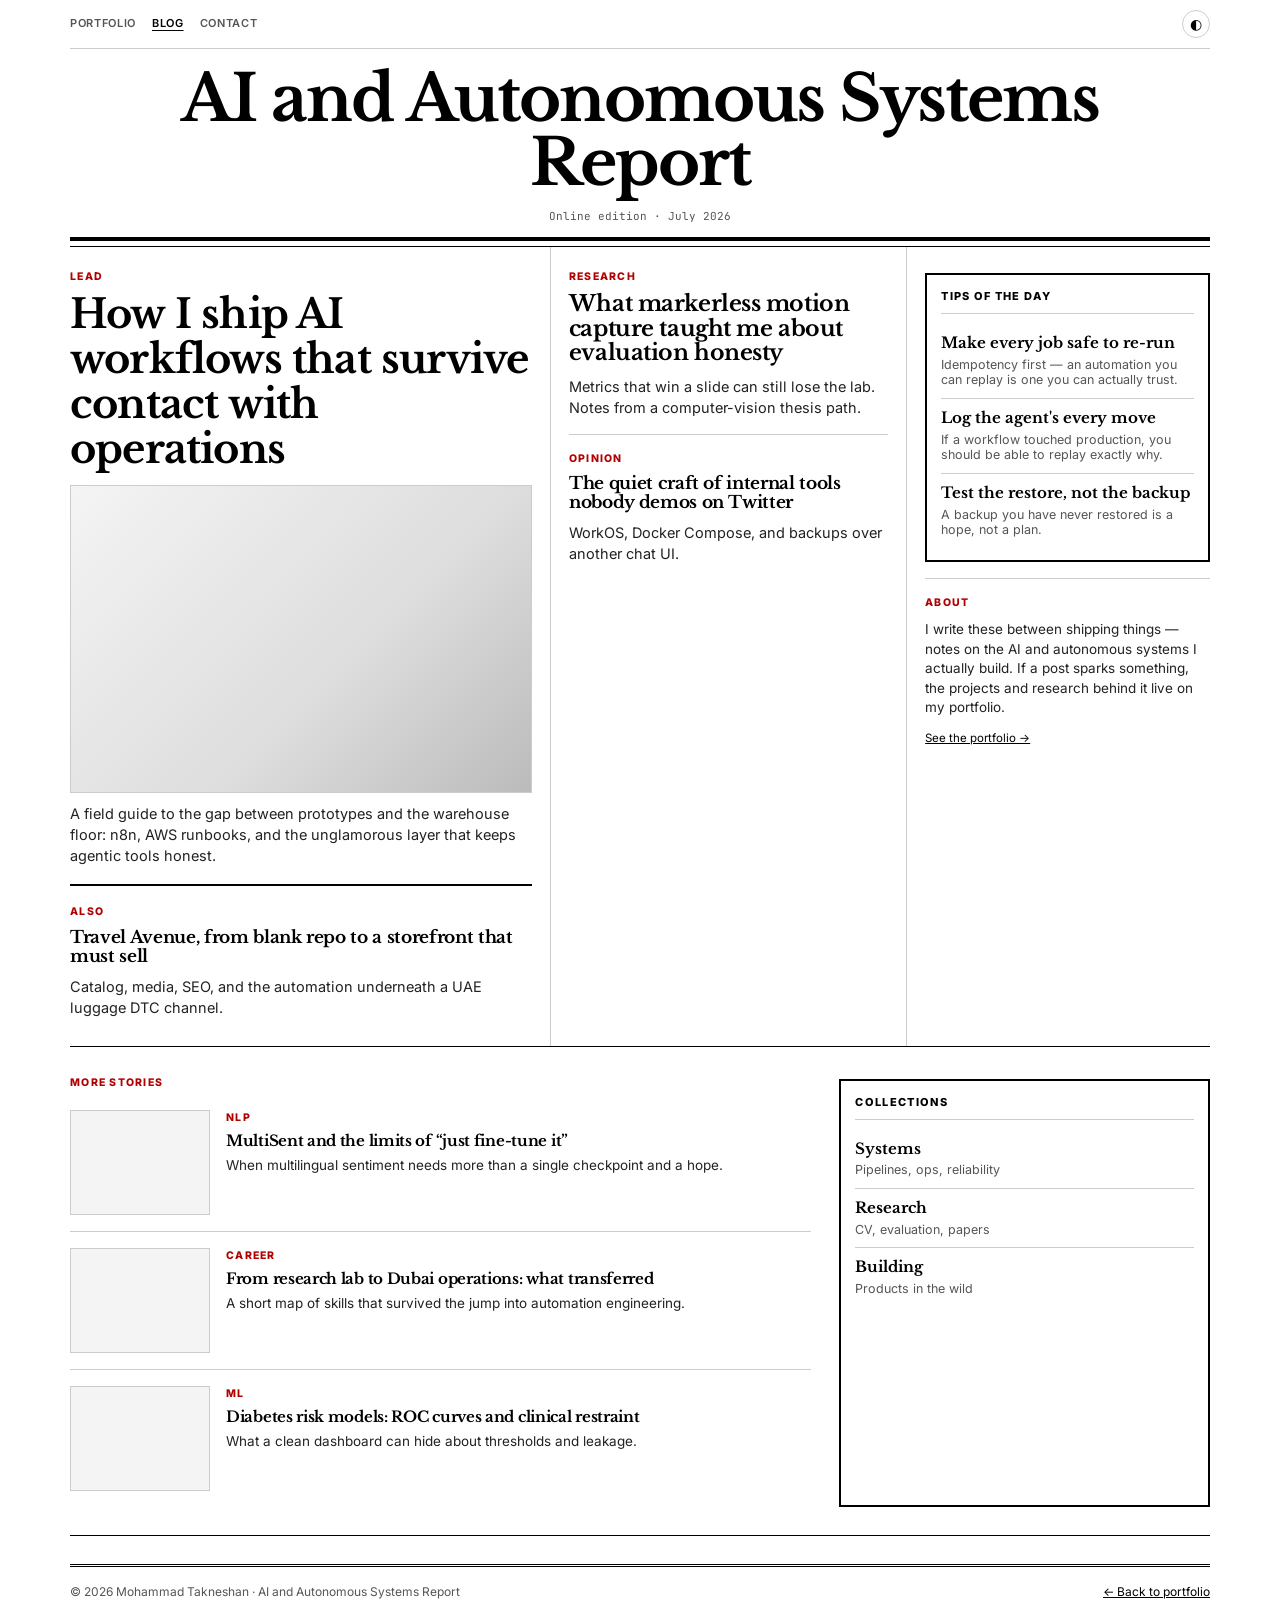
<file: blog/index.html>
<!DOCTYPE html>
<html lang="en">
<head>
  <meta charset="utf-8" />
  <meta name="viewport" content="width=device-width, initial-scale=1" />
  <meta name="description" content="AI and Autonomous Systems Report — essays on AI systems, automation, research, and building by Mohammad Takneshan." />
  <meta name="theme-color" content="#ffffff" />
  <title>AI and Autonomous Systems Report — Blog | Mohammad Takneshan</title>
  <link rel="canonical" href="https://mohammadtakneshan.github.io/blog/" />
  <link rel="alternate" type="application/rss+xml" title="AI and Autonomous Systems Report" href="feed.xml" />
  <link rel="icon" href="../assets/favicon.svg" type="image/svg+xml" />
  <link rel="icon" href="../favicon.ico" sizes="any" />
  <link rel="apple-touch-icon" href="../assets/favicon-rounded.png" />

  <meta property="og:type" content="website" />
  <meta property="og:title" content="AI and Autonomous Systems Report — Blog" />
  <meta property="og:description" content="Essays on AI systems, automation, research, and building by Mohammad Takneshan." />
  <meta property="og:url" content="https://mohammadtakneshan.github.io/blog/" />
  <meta property="og:image" content="https://mohammadtakneshan.github.io/assets/og/blog-share-1200x630.png" />

  <meta name="twitter:card" content="summary_large_image" />
  <meta name="twitter:title" content="AI and Autonomous Systems Report — Blog" />
  <meta name="twitter:description" content="Essays on AI systems, automation, research, and building by Mohammad Takneshan." />
  <meta name="twitter:image" content="https://mohammadtakneshan.github.io/assets/og/blog-share-1200x630.png" />

  <link rel="preconnect" href="https://fonts.googleapis.com" />
  <link rel="preconnect" href="https://fonts.gstatic.com" crossorigin />
  <link href="https://fonts.googleapis.com/css2?family=Inter:wght@400;500;600;700;800&family=Libre+Baskerville:ital,wght@0,400;0,700;1,400&family=JetBrains+Mono:wght@400;500&display=swap" rel="stylesheet" />
  <link rel="stylesheet" href="styles.css?v=report-4" />

  <script type="application/ld+json">
  {
    "@context": "https://schema.org",
    "@type": "Blog",
    "name": "AI and Autonomous Systems Report",
    "url": "https://mohammadtakneshan.github.io/blog/",
    "description": "Essays on AI systems, automation, research, and building.",
    "author": {
      "@type": "Person",
      "name": "Mohammad Takneshan",
      "url": "https://mohammadtakneshan.github.io/"
    }
  }
  </script>
  <script type="application/ld+json">
  {"@context": "https://schema.org", "@type": "BreadcrumbList", "itemListElement": [{"@type": "ListItem", "position": 1, "name": "Home", "item": "https://mohammadtakneshan.github.io/"}, {"@type": "ListItem", "position": 2, "name": "Blog", "item": "https://mohammadtakneshan.github.io/blog/"}]}
  </script>
</head>
<body>
  <div class="shell">
    <div class="ticker">
      <nav aria-label="Site">
        <a href="../">Portfolio</a>
        <a href="./" class="cur">Blog</a>
        <a href="../#connect">Contact</a>
      </nav>
      <div class="meta">
        <button class="theme-btn" id="themeBtn" type="button" aria-label="Toggle dark mode">◐</button>
      </div>
    </div>

    <header class="flag">
      <h1 class="flag-title"><a class="name" href="./">AI and Autonomous Systems Report</a></h1>
      <div class="edition">Online edition · July 2026</div>
    </header>
    <div class="flag-rule" aria-hidden="true"></div>

    <div class="front" id="front">
      <div class="col main">
        <div class="kicker">Lead</div>
        <a class="hed xl" href="ai-workflows-operations.html">How I ship AI workflows that survive contact with operations</a>
        <!-- Cover image: place <img src="..." alt="..."> inside .media — it displays
             fully uncropped (contain). Recommended: 1200×800 (3:2) or larger. -->
        <div class="media" role="img" aria-label="Placeholder lead image"></div>
        <p class="dek">
          A field guide to the gap between prototypes and the warehouse floor: n8n, AWS runbooks, and the unglamorous layer that keeps agentic tools honest.
        </p>

        <div class="split-rule strong"></div>
        <div class="kicker">Also</div>
        <a class="hed md" href="travel-avenue-storefront.html">Travel Avenue, from blank repo to a storefront that must sell</a>
        <p class="dek">Catalog, media, SEO, and the automation underneath a UAE luggage DTC channel.</p>
      </div>

      <div class="col">
        <div class="kicker">Research</div>
        <a class="hed lg" href="markerless-motion-capture-evaluation.html">What markerless motion capture taught me about evaluation honesty</a>
        <p class="dek">Metrics that win a slide can still lose the lab. Notes from a computer-vision thesis path.</p>

        <div class="split-rule"></div>
        <div class="kicker">Opinion</div>
        <a class="hed md" href="internal-tools-quiet-craft.html">The quiet craft of internal tools nobody demos on Twitter</a>
        <p class="dek">WorkOS, Docker Compose, and backups over another chat UI.</p>
      </div>

      <div class="col side">
        <div class="box">
          <h3>Tips of the day</h3>
          <ul class="bullet-list">
            <li>
              <span class="soon-link">Make every job safe to re-run
                <span class="t">Idempotency first — an automation you can replay is one you can actually trust.</span>
              </span>
            </li>
            <li>
              <span class="soon-link">Log the agent's every move
                <span class="t">If a workflow touched production, you should be able to replay exactly why.</span>
              </span>
            </li>
            <li>
              <span class="soon-link">Test the restore, not the backup
                <span class="t">A backup you have never restored is a hope, not a plan.</span>
              </span>
            </li>
          </ul>
        </div>
        <div class="split-rule"></div>
        <div class="kicker">About</div>
        <p class="dek" style="font-size:13.5px;">
          I write these between shipping things — notes on the AI and autonomous systems I actually build. If a post sparks something, the projects and research behind it live on my portfolio.
        </p>
        <div class="by"><a href="../">See the portfolio →</a></div>
      </div>
    </div>

    <div class="below" id="more">
      <div>
        <div class="kicker" style="margin-bottom:4px;">More stories</div>
        <a class="row-story" href="multisent-just-fine-tune-it.html">
          <!-- Thumb image: <img src="..." alt="..."> inside .thumb — uncropped. Recommended: 800×600 (4:3). -->
          <div class="thumb" aria-hidden="true"></div>
          <div>
            <div class="kicker">NLP</div>
            <span class="hed sm">MultiSent and the limits of “just fine-tune it”</span>
            <p class="dek" style="font-size:13.5px;margin-top:6px;">When multilingual sentiment needs more than a single checkpoint and a hope.</p>
          </div>
        </a>
        <a class="row-story" href="research-lab-to-dubai-operations.html">
          <!-- Thumb image: <img src="..." alt="..."> inside .thumb — uncropped. Recommended: 800×600 (4:3). -->
          <div class="thumb" aria-hidden="true"></div>
          <div>
            <div class="kicker">Career</div>
            <span class="hed sm">From research lab to Dubai operations: what transferred</span>
            <p class="dek" style="font-size:13.5px;margin-top:6px;">A short map of skills that survived the jump into automation engineering.</p>
          </div>
        </a>
        <a class="row-story" href="diabetes-risk-models.html">
          <!-- Thumb image: <img src="..." alt="..."> inside .thumb — uncropped. Recommended: 800×600 (4:3). -->
          <div class="thumb" aria-hidden="true"></div>
          <div>
            <div class="kicker">ML</div>
            <span class="hed sm">Diabetes risk models: ROC curves and clinical restraint</span>
            <p class="dek" style="font-size:13.5px;margin-top:6px;">What a clean dashboard can hide about thresholds and leakage.</p>
          </div>
        </a>
      </div>
      <div class="box">
        <h3>Collections</h3>
        <ul class="bullet-list">
          <li><a href="systems/">Systems <span class="t">Pipelines, ops, reliability</span></a></li>
          <li><a href="research/">Research <span class="t">CV, evaluation, papers</span></a></li>
          <li><a href="building/">Building <span class="t">Products in the wild</span></a></li>
        </ul>
      </div>
    </div>

    <footer class="foot">
      <span>© 2026 Mohammad Takneshan · AI and Autonomous Systems Report</span>
      <a href="../">← Back to portfolio</a>
    </footer>
  </div>

  <script src="script.js"></script>
</body>
</html>
</file>
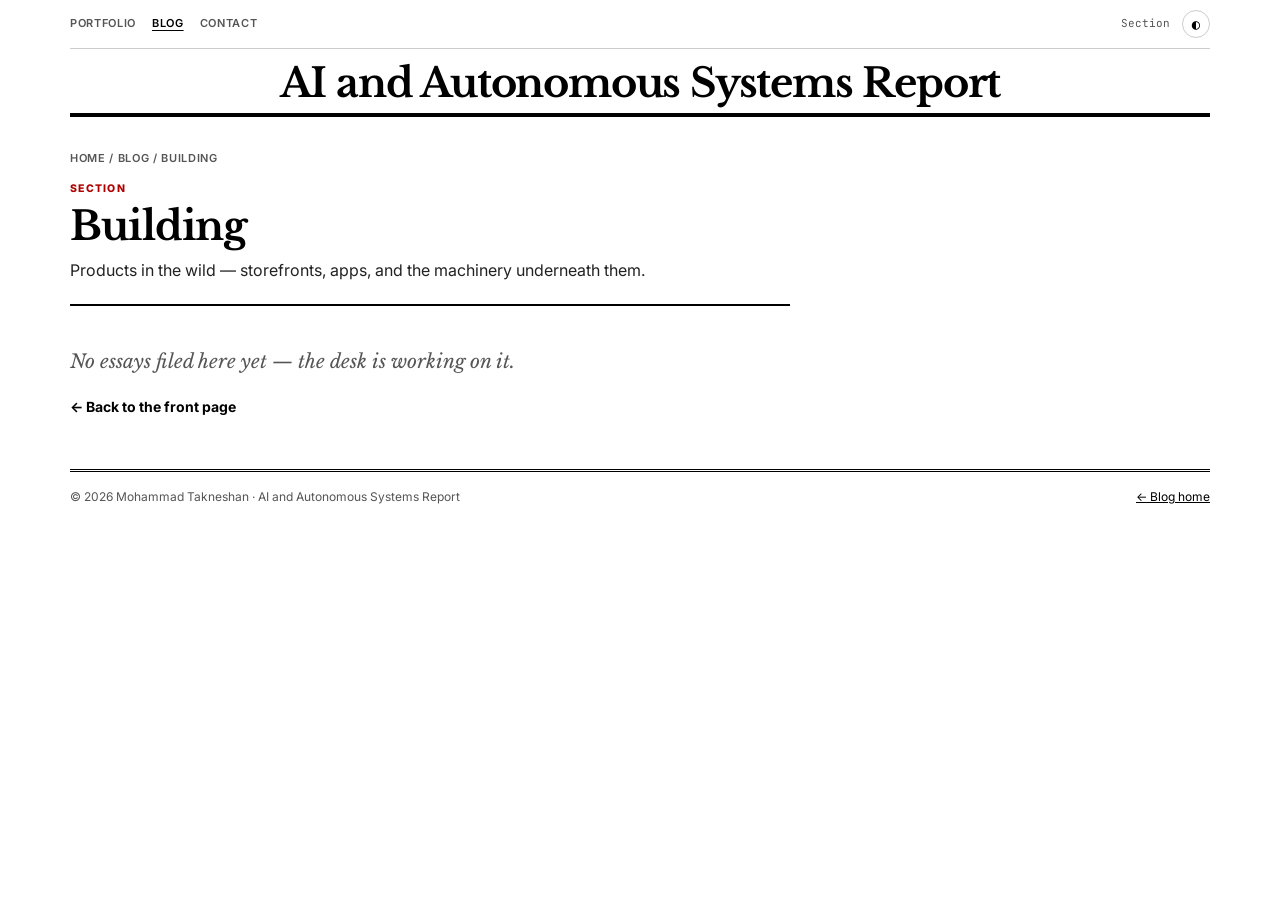
<file: blog/building/index.html>
<!DOCTYPE html>
<html lang="en">
<head>
  <meta charset="utf-8" />
  <meta name="viewport" content="width=device-width, initial-scale=1" />
  <meta name="description" content="Building — products in the wild, from the AI and Autonomous Systems Report by Mohammad Takneshan." />
  <meta name="theme-color" content="#ffffff" />
  <title>Building — AI and Autonomous Systems Report</title>
  <link rel="canonical" href="https://mohammadtakneshan.github.io/blog/building/" />
  <link rel="icon" href="../../assets/favicon.svg" type="image/svg+xml" />
  <link rel="icon" href="../../favicon.ico" sizes="any" />
  <link rel="apple-touch-icon" href="../../assets/favicon-rounded.png" />

  <meta property="og:type" content="website" />
  <meta property="og:title" content="Building — AI and Autonomous Systems Report" />
  <meta property="og:description" content="Products in the wild — storefronts, apps, and the machinery underneath them." />
  <meta property="og:url" content="https://mohammadtakneshan.github.io/blog/building/" />
  <meta property="og:image" content="https://mohammadtakneshan.github.io/assets/og/blog-share-1200x630.png" />

  <meta name="twitter:card" content="summary_large_image" />
  <meta name="twitter:title" content="Building — AI and Autonomous Systems Report" />
  <meta name="twitter:description" content="Products in the wild — storefronts, apps, and the machinery underneath them." />
  <meta name="twitter:image" content="https://mohammadtakneshan.github.io/assets/og/blog-share-1200x630.png" />

  <link rel="preconnect" href="https://fonts.googleapis.com" />
  <link rel="preconnect" href="https://fonts.gstatic.com" crossorigin />
  <link href="https://fonts.googleapis.com/css2?family=Inter:wght@400;500;600;700;800&family=Libre+Baskerville:ital,wght@0,400;0,700;1,400&family=JetBrains+Mono:wght@400;500&display=swap" rel="stylesheet" />
  <link rel="stylesheet" href="../styles.css?v=report-4" />
  <script type="application/ld+json">
  {"@context": "https://schema.org", "@type": "BreadcrumbList", "itemListElement": [{"@type": "ListItem", "position": 1, "name": "Home", "item": "https://mohammadtakneshan.github.io/"}, {"@type": "ListItem", "position": 2, "name": "Blog", "item": "https://mohammadtakneshan.github.io/blog/"}, {"@type": "ListItem", "position": 3, "name": "Building"}]}
  </script>
</head>
<body>
  <div class="shell">
    <div class="ticker">
      <nav aria-label="Site">
        <a href="../../">Portfolio</a>
        <a href="../" class="cur">Blog</a>
        <a href="../../#connect">Contact</a>
      </nav>
      <div class="meta">
        <span>Section</span>
        <button class="theme-btn" id="themeBtn" type="button" aria-label="Toggle dark mode">◐</button>
      </div>
    </div>

    <header class="flag compact">
      <a class="name" href="../">AI and Autonomous Systems Report</a>
    </header>

    <div class="section-head">
      <nav class="crumb" aria-label="Breadcrumb">
        <a href="../../">Home</a> / <a href="../">Blog</a> / Building
      </nav>
      <div class="kicker">Section</div>
      <h1 class="hed xl">Building</h1>
      <p class="dek">Products in the wild — storefronts, apps, and the machinery underneath them.</p>
    </div>

    <div class="empty">
      <p>No essays filed here yet — the desk is working on it.</p>
      <a class="back-all" href="../">← Back to the front page</a>
    </div>

    <footer class="foot">
      <span>© 2026 Mohammad Takneshan · AI and Autonomous Systems Report</span>
      <a href="../">← Blog home</a>
    </footer>
  </div>

  <script src="../script.js"></script>
</body>
</html>
</file>
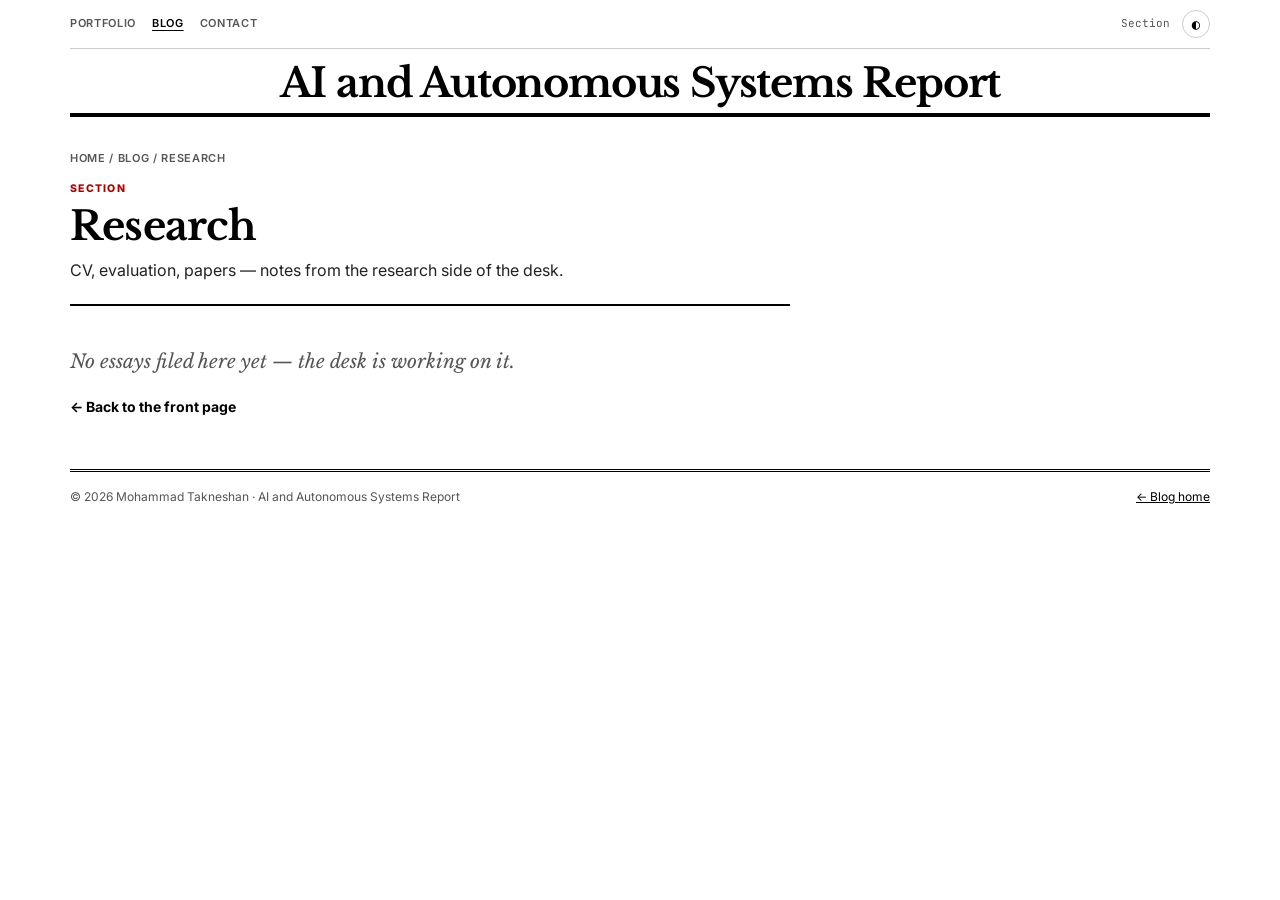
<file: blog/research/index.html>
<!DOCTYPE html>
<html lang="en">
<head>
  <meta charset="utf-8" />
  <meta name="viewport" content="width=device-width, initial-scale=1" />
  <meta name="description" content="Research — computer vision, evaluation, and papers from the AI and Autonomous Systems Report by Mohammad Takneshan." />
  <meta name="theme-color" content="#ffffff" />
  <title>Research — AI and Autonomous Systems Report</title>
  <link rel="canonical" href="https://mohammadtakneshan.github.io/blog/research/" />
  <link rel="icon" href="../../assets/favicon.svg" type="image/svg+xml" />
  <link rel="icon" href="../../favicon.ico" sizes="any" />
  <link rel="apple-touch-icon" href="../../assets/favicon-rounded.png" />

  <meta property="og:type" content="website" />
  <meta property="og:title" content="Research — AI and Autonomous Systems Report" />
  <meta property="og:description" content="CV, evaluation, papers — notes from the research side of the desk." />
  <meta property="og:url" content="https://mohammadtakneshan.github.io/blog/research/" />
  <meta property="og:image" content="https://mohammadtakneshan.github.io/assets/og/blog-share-1200x630.png" />

  <meta name="twitter:card" content="summary_large_image" />
  <meta name="twitter:title" content="Research — AI and Autonomous Systems Report" />
  <meta name="twitter:description" content="CV, evaluation, papers — notes from the research side of the desk." />
  <meta name="twitter:image" content="https://mohammadtakneshan.github.io/assets/og/blog-share-1200x630.png" />

  <link rel="preconnect" href="https://fonts.googleapis.com" />
  <link rel="preconnect" href="https://fonts.gstatic.com" crossorigin />
  <link href="https://fonts.googleapis.com/css2?family=Inter:wght@400;500;600;700;800&family=Libre+Baskerville:ital,wght@0,400;0,700;1,400&family=JetBrains+Mono:wght@400;500&display=swap" rel="stylesheet" />
  <link rel="stylesheet" href="../styles.css?v=report-4" />
  <script type="application/ld+json">
  {"@context": "https://schema.org", "@type": "BreadcrumbList", "itemListElement": [{"@type": "ListItem", "position": 1, "name": "Home", "item": "https://mohammadtakneshan.github.io/"}, {"@type": "ListItem", "position": 2, "name": "Blog", "item": "https://mohammadtakneshan.github.io/blog/"}, {"@type": "ListItem", "position": 3, "name": "Research"}]}
  </script>
</head>
<body>
  <div class="shell">
    <div class="ticker">
      <nav aria-label="Site">
        <a href="../../">Portfolio</a>
        <a href="../" class="cur">Blog</a>
        <a href="../../#connect">Contact</a>
      </nav>
      <div class="meta">
        <span>Section</span>
        <button class="theme-btn" id="themeBtn" type="button" aria-label="Toggle dark mode">◐</button>
      </div>
    </div>

    <header class="flag compact">
      <a class="name" href="../">AI and Autonomous Systems Report</a>
    </header>

    <div class="section-head">
      <nav class="crumb" aria-label="Breadcrumb">
        <a href="../../">Home</a> / <a href="../">Blog</a> / Research
      </nav>
      <div class="kicker">Section</div>
      <h1 class="hed xl">Research</h1>
      <p class="dek">CV, evaluation, papers — notes from the research side of the desk.</p>
    </div>

    <div class="empty">
      <p>No essays filed here yet — the desk is working on it.</p>
      <a class="back-all" href="../">← Back to the front page</a>
    </div>

    <footer class="foot">
      <span>© 2026 Mohammad Takneshan · AI and Autonomous Systems Report</span>
      <a href="../">← Blog home</a>
    </footer>
  </div>

  <script src="../script.js"></script>
</body>
</html>
</file>
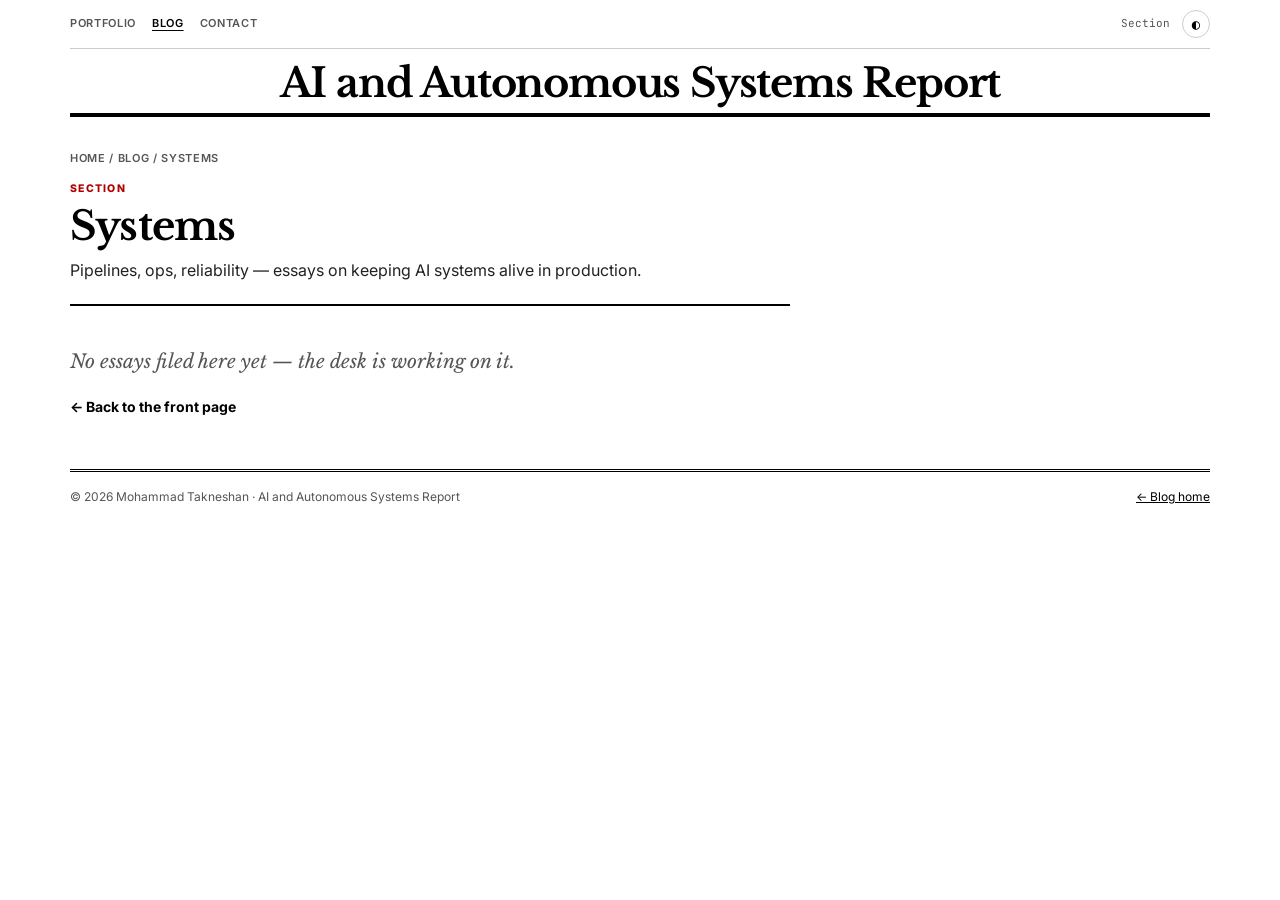
<file: blog/systems/index.html>
<!DOCTYPE html>
<html lang="en">
<head>
  <meta charset="utf-8" />
  <meta name="viewport" content="width=device-width, initial-scale=1" />
  <meta name="description" content="Systems — pipelines, ops, and reliability essays from the AI and Autonomous Systems Report by Mohammad Takneshan." />
  <meta name="theme-color" content="#ffffff" />
  <title>Systems — AI and Autonomous Systems Report</title>
  <link rel="canonical" href="https://mohammadtakneshan.github.io/blog/systems/" />
  <link rel="icon" href="../../assets/favicon.svg" type="image/svg+xml" />
  <link rel="icon" href="../../favicon.ico" sizes="any" />
  <link rel="apple-touch-icon" href="../../assets/favicon-rounded.png" />

  <meta property="og:type" content="website" />
  <meta property="og:title" content="Systems — AI and Autonomous Systems Report" />
  <meta property="og:description" content="Pipelines, ops, reliability — essays on keeping AI systems alive in production." />
  <meta property="og:url" content="https://mohammadtakneshan.github.io/blog/systems/" />
  <meta property="og:image" content="https://mohammadtakneshan.github.io/assets/og/blog-share-1200x630.png" />

  <meta name="twitter:card" content="summary_large_image" />
  <meta name="twitter:title" content="Systems — AI and Autonomous Systems Report" />
  <meta name="twitter:description" content="Pipelines, ops, reliability — essays on keeping AI systems alive in production." />
  <meta name="twitter:image" content="https://mohammadtakneshan.github.io/assets/og/blog-share-1200x630.png" />

  <link rel="preconnect" href="https://fonts.googleapis.com" />
  <link rel="preconnect" href="https://fonts.gstatic.com" crossorigin />
  <link href="https://fonts.googleapis.com/css2?family=Inter:wght@400;500;600;700;800&family=Libre+Baskerville:ital,wght@0,400;0,700;1,400&family=JetBrains+Mono:wght@400;500&display=swap" rel="stylesheet" />
  <link rel="stylesheet" href="../styles.css?v=report-4" />
  <script type="application/ld+json">
  {"@context": "https://schema.org", "@type": "BreadcrumbList", "itemListElement": [{"@type": "ListItem", "position": 1, "name": "Home", "item": "https://mohammadtakneshan.github.io/"}, {"@type": "ListItem", "position": 2, "name": "Blog", "item": "https://mohammadtakneshan.github.io/blog/"}, {"@type": "ListItem", "position": 3, "name": "Systems"}]}
  </script>
</head>
<body>
  <div class="shell">
    <div class="ticker">
      <nav aria-label="Site">
        <a href="../../">Portfolio</a>
        <a href="../" class="cur">Blog</a>
        <a href="../../#connect">Contact</a>
      </nav>
      <div class="meta">
        <span>Section</span>
        <button class="theme-btn" id="themeBtn" type="button" aria-label="Toggle dark mode">◐</button>
      </div>
    </div>

    <header class="flag compact">
      <a class="name" href="../">AI and Autonomous Systems Report</a>
    </header>

    <div class="section-head">
      <nav class="crumb" aria-label="Breadcrumb">
        <a href="../../">Home</a> / <a href="../">Blog</a> / Systems
      </nav>
      <div class="kicker">Section</div>
      <h1 class="hed xl">Systems</h1>
      <p class="dek">Pipelines, ops, reliability — essays on keeping AI systems alive in production.</p>
    </div>

    <div class="empty">
      <p>No essays filed here yet — the desk is working on it.</p>
      <a class="back-all" href="../">← Back to the front page</a>
    </div>

    <footer class="foot">
      <span>© 2026 Mohammad Takneshan · AI and Autonomous Systems Report</span>
      <a href="../">← Blog home</a>
    </footer>
  </div>

  <script src="../script.js"></script>
</body>
</html>
</file>
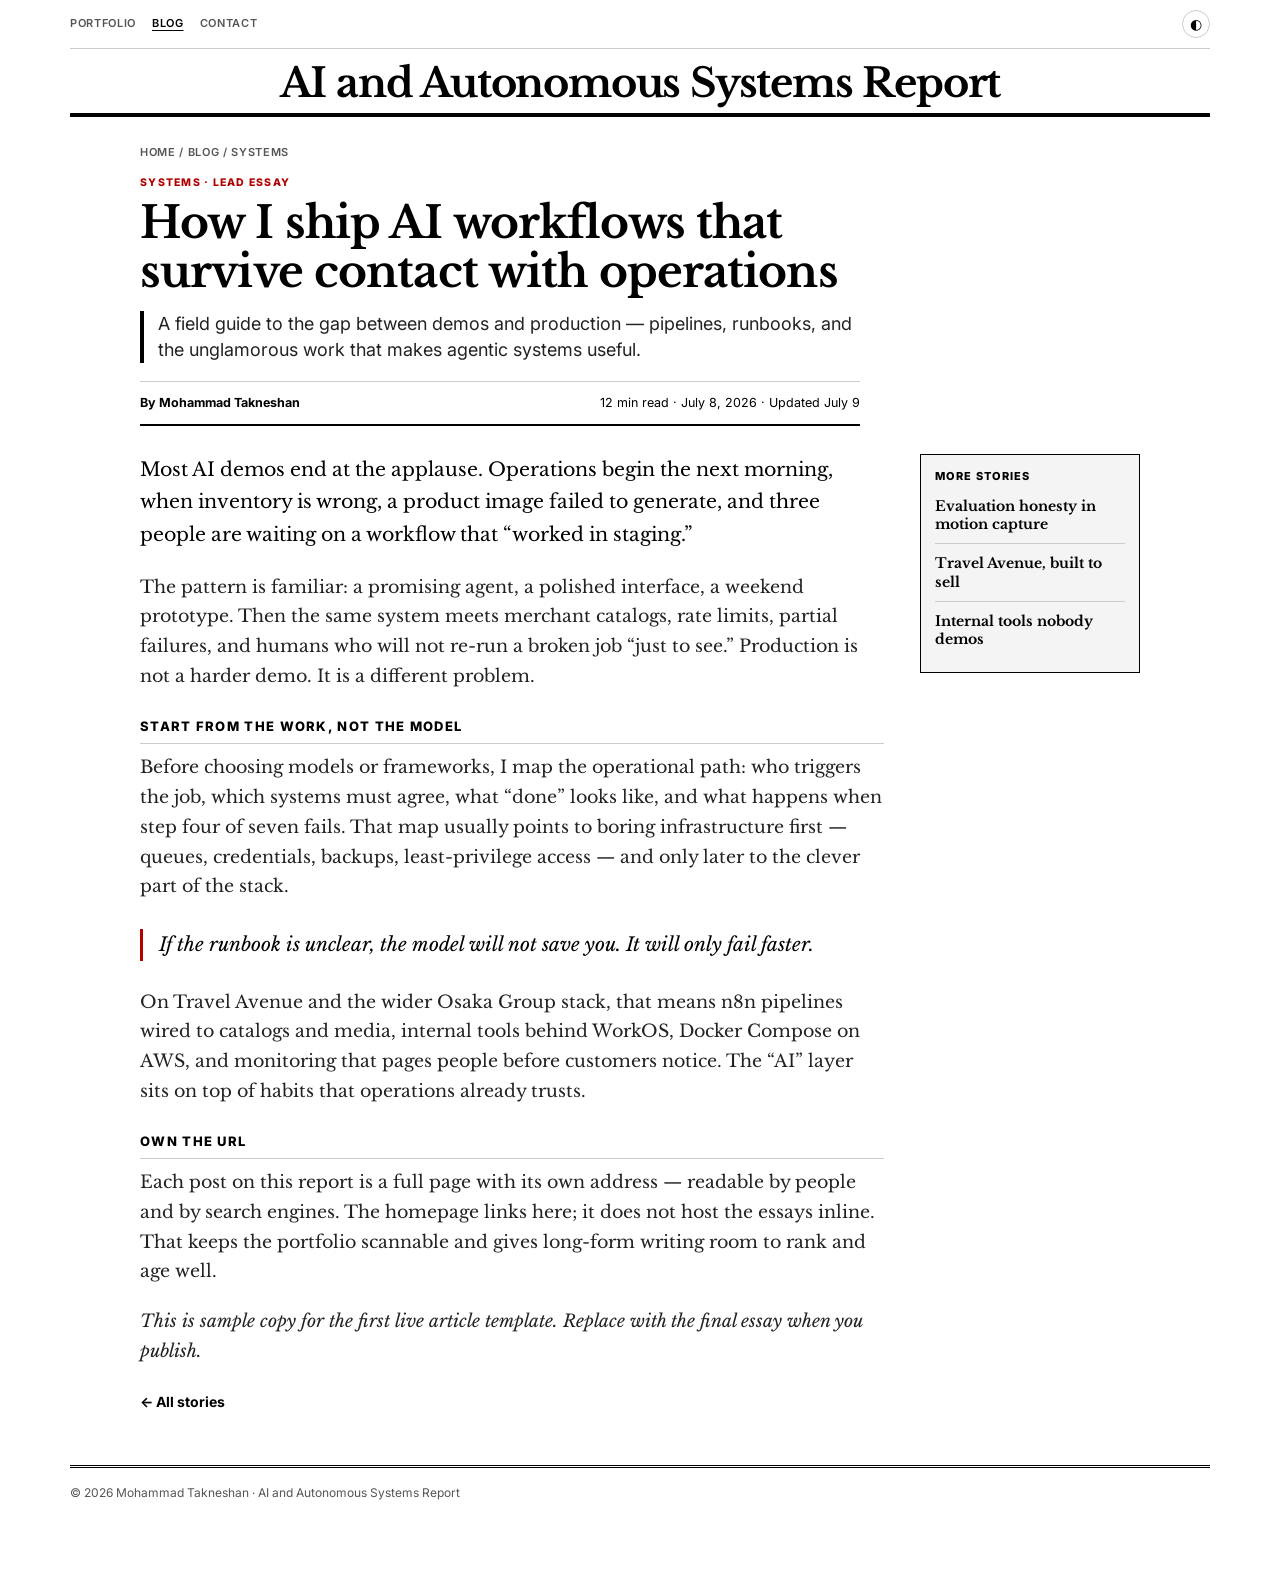
<file: blog/ai-workflows-operations.html>
<!DOCTYPE html>
<html lang="en">
<head>
  <meta charset="utf-8" />
  <meta name="viewport" content="width=device-width, initial-scale=1" />
  <meta name="description" content="How I ship AI workflows that survive contact with operations — a field guide to demos vs production by Mohammad Takneshan." />
  <meta name="theme-color" content="#ffffff" />
  <title>How I ship AI workflows that survive contact with operations — AI and Autonomous Systems Report</title>
  <link rel="canonical" href="https://mohammadtakneshan.github.io/blog/ai-workflows-operations.html" />
  <link rel="icon" href="../assets/favicon.svg" type="image/svg+xml" />
  <link rel="icon" href="../favicon.ico" sizes="any" />
  <link rel="apple-touch-icon" href="../assets/favicon-rounded.png" />

  <meta property="og:type" content="article" />
  <meta property="og:title" content="How I ship AI workflows that survive contact with operations" />
  <meta property="og:description" content="A field guide to the gap between demos and production — pipelines, runbooks, and the unglamorous work that makes agentic systems useful." />
  <meta property="og:url" content="https://mohammadtakneshan.github.io/blog/ai-workflows-operations.html" />
  <meta property="og:image" content="https://mohammadtakneshan.github.io/assets/og/blog-share-1200x630.png" />
  <meta property="article:author" content="Mohammad Takneshan" />

  <meta name="twitter:card" content="summary_large_image" />
  <meta name="twitter:title" content="How I ship AI workflows that survive contact with operations" />
  <meta name="twitter:description" content="A field guide to the gap between demos and production by Mohammad Takneshan." />
  <meta name="twitter:image" content="https://mohammadtakneshan.github.io/assets/og/blog-share-1200x630.png" />

  <link rel="preconnect" href="https://fonts.googleapis.com" />
  <link rel="preconnect" href="https://fonts.gstatic.com" crossorigin />
  <link href="https://fonts.googleapis.com/css2?family=Inter:wght@400;500;600;700;800&family=Libre+Baskerville:ital,wght@0,400;0,700;1,400&family=JetBrains+Mono:wght@400;500&display=swap" rel="stylesheet" />
  <link rel="stylesheet" href="styles.css?v=report-4" />

  <script type="application/ld+json">
  {
    "@context": "https://schema.org",
    "@type": "BlogPosting",
    "headline": "How I ship AI workflows that survive contact with operations",
    "description": "A field guide to the gap between demos and production — pipelines, runbooks, and the unglamorous work that makes agentic systems useful.",
    "url": "https://mohammadtakneshan.github.io/blog/ai-workflows-operations.html",
    "image": ["https://mohammadtakneshan.github.io/assets/og/blog-share-1200x630.png"],
    "datePublished": "2026-07-08",
    "dateModified": "2026-07-09",
    "author": {
      "@type": "Person",
      "name": "Mohammad Takneshan",
      "url": "https://mohammadtakneshan.github.io/"
    },
    "publisher": {
      "@type": "Person",
      "name": "Mohammad Takneshan"
    },
    "mainEntityOfPage": {
      "@type": "WebPage",
      "@id": "https://mohammadtakneshan.github.io/blog/ai-workflows-operations.html"
    }
  }
  </script>
  <script type="application/ld+json">
  {"@context": "https://schema.org", "@type": "BreadcrumbList", "itemListElement": [{"@type": "ListItem", "position": 1, "name": "Home", "item": "https://mohammadtakneshan.github.io/"}, {"@type": "ListItem", "position": 2, "name": "Blog", "item": "https://mohammadtakneshan.github.io/blog/"}, {"@type": "ListItem", "position": 3, "name": "How I ship AI workflows that survive contact with operations"}]}
  </script>
</head>
<body>
  <div class="shell">
    <div class="ticker">
      <nav aria-label="Site">
        <a href="../">Portfolio</a>
        <a href="./" class="cur">Blog</a>
        <a href="../#connect">Contact</a>
      </nav>
      <div class="meta">
        <button class="theme-btn" id="themeBtn" type="button" aria-label="Toggle dark mode">◐</button>
      </div>
    </div>

    <header class="flag compact">
      <a class="name" href="./">AI and Autonomous Systems Report</a>
    </header>

    <article class="article-wrap">
      <header class="article-head">
        <nav class="crumb" aria-label="Breadcrumb">
          <a href="../">Home</a> / <a href="./">Blog</a> / Systems
        </nav>
        <div class="kicker">Systems · Lead essay</div>
        <h1>How I ship AI workflows that survive contact with operations</h1>
        <p class="dek">A field guide to the gap between demos and production — pipelines, runbooks, and the unglamorous work that makes agentic systems useful.</p>
        <div class="article-meta">
          <span><b>By Mohammad Takneshan</b></span>
          <span>12 min read · July 8, 2026 · Updated July 9</span>
        </div>
      </header>

      <div class="article-layout">
        <div class="prose">
          <p class="lede">
            Most AI demos end at the applause. Operations begin the next morning, when inventory is wrong,
            a product image failed to generate, and three people are waiting on a workflow that “worked in staging.”
          </p>
          <p>
            The pattern is familiar: a promising agent, a polished interface, a weekend prototype. Then the same system
            meets merchant catalogs, rate limits, partial failures, and humans who will not re-run a broken job “just to see.”
            Production is not a harder demo. It is a different problem.
          </p>

          <h2>Start from the work, not the model</h2>
          <p>
            Before choosing models or frameworks, I map the operational path: who triggers the job, which systems
            must agree, what “done” looks like, and what happens when step four of seven fails. That map usually
            points to boring infrastructure first — queues, credentials, backups, least-privilege access — and only
            later to the clever part of the stack.
          </p>
          <blockquote>
            If the runbook is unclear, the model will not save you. It will only fail faster.
          </blockquote>
          <p>
            On Travel Avenue and the wider Osaka Group stack, that means n8n pipelines wired to catalogs and media,
            internal tools behind WorkOS, Docker Compose on AWS, and monitoring that pages people before customers notice.
            The “AI” layer sits on top of habits that operations already trusts.
          </p>

          <h2>Own the URL</h2>
          <p>
            Each post on this report is a full page with its own address — readable by people and by search engines.
            The homepage links here; it does not host the essays inline. That keeps the portfolio scannable and gives
            long-form writing room to rank and age well.
          </p>
          <p>
            <em>This is sample copy for the first live article template. Replace with the final essay when you publish.</em>
          </p>

          <p><a class="back-all" href="./">← All stories</a></p>
        </div>

        <aside class="rail-card" aria-label="More stories">
          <h3>More stories</h3>
          <a href="markerless-motion-capture-evaluation.html">Evaluation honesty in motion capture</a>
          <a href="travel-avenue-storefront.html">Travel Avenue, built to sell</a>
          <a href="internal-tools-quiet-craft.html">Internal tools nobody demos</a>
        </aside>
      </div>
    </article>

    <footer class="foot">
      <span>© 2026 Mohammad Takneshan · AI and Autonomous Systems Report</span>
    </footer>
  </div>

  <script src="script.js"></script>
</body>
</html>
</file>
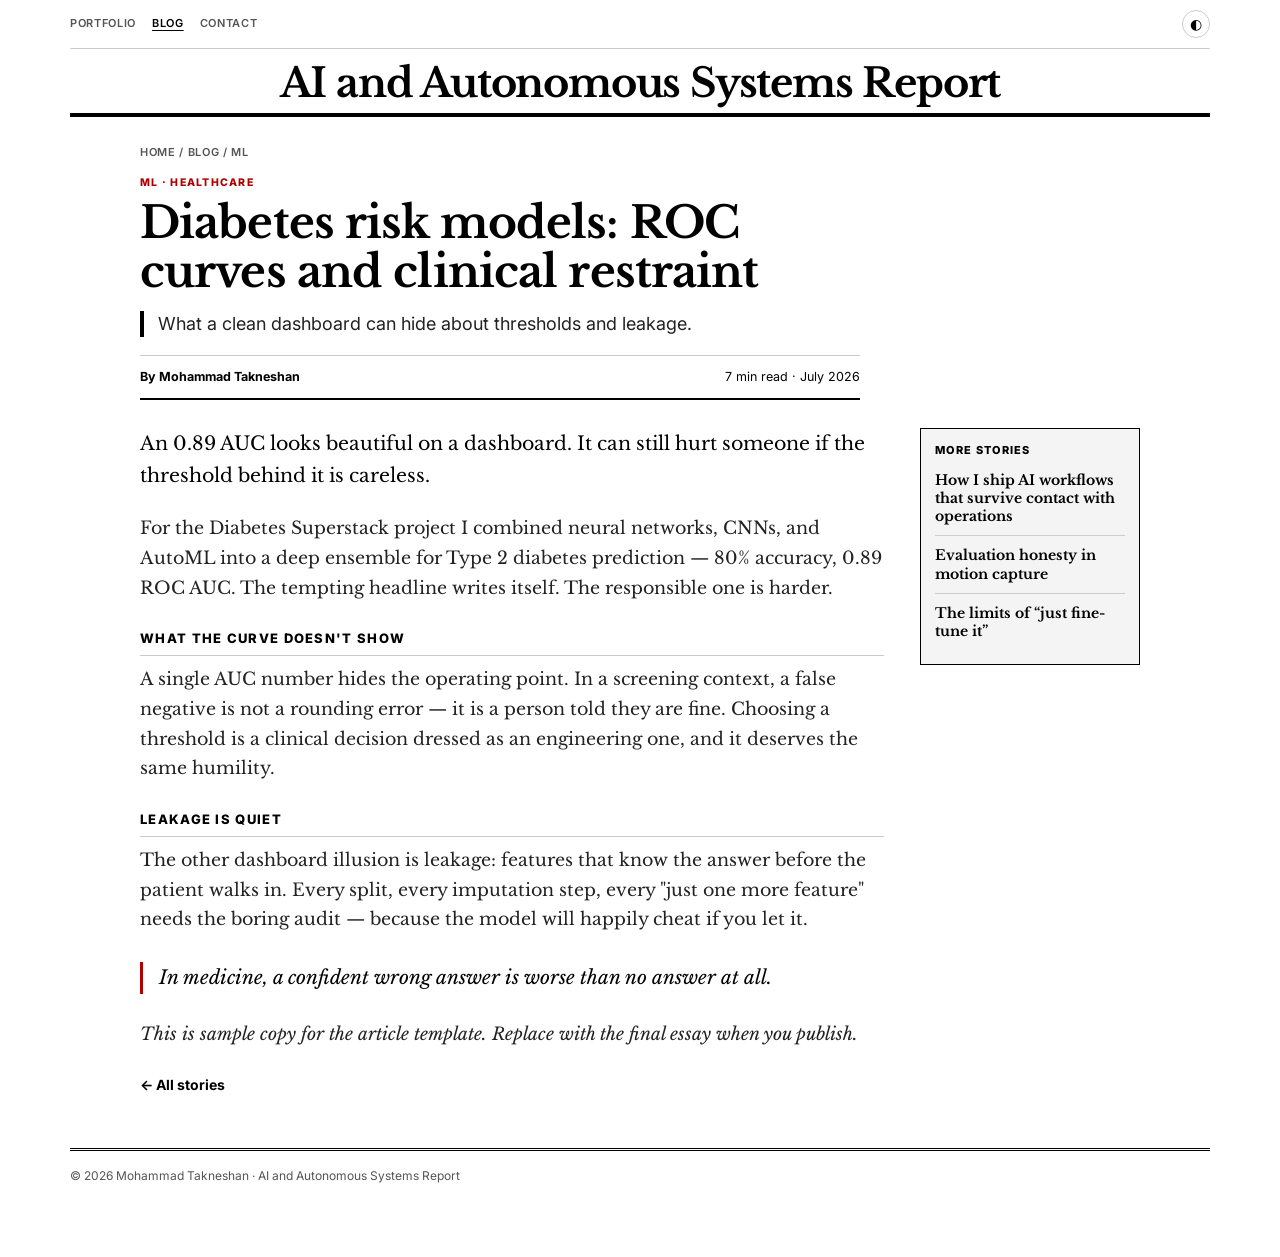
<file: blog/diabetes-risk-models.html>
<!DOCTYPE html>
<html lang="en">
<head>
  <meta charset="utf-8" />
  <meta name="viewport" content="width=device-width, initial-scale=1" />
  <meta name="description" content="Diabetes risk models: ROC curves and clinical restraint — what a clean dashboard can hide about thresholds and leakage, by Mohammad Takneshan." />
  <meta name="theme-color" content="#ffffff" />
  <title>Diabetes risk models: ROC curves and clinical restraint — AI and Autonomous Systems Report</title>
  <link rel="canonical" href="https://mohammadtakneshan.github.io/blog/diabetes-risk-models.html" />
  <link rel="icon" href="../assets/favicon.svg" type="image/svg+xml" />
  <link rel="icon" href="../favicon.ico" sizes="any" />
  <link rel="apple-touch-icon" href="../assets/favicon-rounded.png" />

  <meta property="og:type" content="article" />
  <meta property="og:title" content="Diabetes risk models: ROC curves and clinical restraint" />
  <meta property="og:description" content="What a clean dashboard can hide about thresholds and leakage." />
  <meta property="og:url" content="https://mohammadtakneshan.github.io/blog/diabetes-risk-models.html" />
  <meta property="og:image" content="https://mohammadtakneshan.github.io/assets/og/blog-share-1200x630.png" />
  <meta property="article:author" content="Mohammad Takneshan" />

  <meta name="twitter:card" content="summary_large_image" />
  <meta name="twitter:title" content="Diabetes risk models: ROC curves and clinical restraint" />
  <meta name="twitter:description" content="What a clean dashboard can hide about thresholds and leakage." />
  <meta name="twitter:image" content="https://mohammadtakneshan.github.io/assets/og/blog-share-1200x630.png" />

  <link rel="preconnect" href="https://fonts.googleapis.com" />
  <link rel="preconnect" href="https://fonts.gstatic.com" crossorigin />
  <link href="https://fonts.googleapis.com/css2?family=Inter:wght@400;500;600;700;800&family=Libre+Baskerville:ital,wght@0,400;0,700;1,400&family=JetBrains+Mono:wght@400;500&display=swap" rel="stylesheet" />
  <link rel="stylesheet" href="styles.css?v=report-4" />

  <script type="application/ld+json">
  {
    "@context": "https://schema.org",
    "@type": "BlogPosting",
    "headline": "Diabetes risk models: ROC curves and clinical restraint",
    "description": "What a clean dashboard can hide about thresholds and leakage.",
    "url": "https://mohammadtakneshan.github.io/blog/diabetes-risk-models.html",
    "image": ["https://mohammadtakneshan.github.io/assets/og/blog-share-1200x630.png"],
    "datePublished": "2026-07-19",
    "dateModified": "2026-07-19",
    "author": {
      "@type": "Person",
      "name": "Mohammad Takneshan",
      "url": "https://mohammadtakneshan.github.io/"
    },
    "publisher": {
      "@type": "Person",
      "name": "Mohammad Takneshan"
    },
    "mainEntityOfPage": {
      "@type": "WebPage",
      "@id": "https://mohammadtakneshan.github.io/blog/diabetes-risk-models.html"
    }
  }
  </script>
  <script type="application/ld+json">
  {"@context": "https://schema.org", "@type": "BreadcrumbList", "itemListElement": [{"@type": "ListItem", "position": 1, "name": "Home", "item": "https://mohammadtakneshan.github.io/"}, {"@type": "ListItem", "position": 2, "name": "Blog", "item": "https://mohammadtakneshan.github.io/blog/"}, {"@type": "ListItem", "position": 3, "name": "Diabetes risk models: ROC curves and clinical restraint"}]}
  </script>
</head>
<body>
  <div class="shell">
    <div class="ticker">
      <nav aria-label="Site">
        <a href="../">Portfolio</a>
        <a href="./" class="cur">Blog</a>
        <a href="../#connect">Contact</a>
      </nav>
      <div class="meta">
        <button class="theme-btn" id="themeBtn" type="button" aria-label="Toggle dark mode">◐</button>
      </div>
    </div>

    <header class="flag compact">
      <a class="name" href="./">AI and Autonomous Systems Report</a>
    </header>

    <article class="article-wrap">
      <header class="article-head">
        <nav class="crumb" aria-label="Breadcrumb">
          <a href="../">Home</a> / <a href="./">Blog</a> / ML
        </nav>
        <div class="kicker">ML · Healthcare</div>
        <h1>Diabetes risk models: ROC curves and clinical restraint</h1>
        <p class="dek">What a clean dashboard can hide about thresholds and leakage.</p>
        <div class="article-meta">
          <span><b>By Mohammad Takneshan</b></span>
          <span>7 min read · July 2026</span>
        </div>
      </header>

      <div class="article-layout">
        <div class="prose">
          <p class="lede">
            An 0.89 AUC looks beautiful on a dashboard. It can still hurt someone
            if the threshold behind it is careless.
          </p>
          <p>
            For the Diabetes Superstack project I combined neural networks, CNNs, and AutoML into a deep
            ensemble for Type 2 diabetes prediction — 80% accuracy, 0.89 ROC AUC. The tempting headline
            writes itself. The responsible one is harder.
          </p>

          <h2>What the curve doesn't show</h2>
          <p>
            A single AUC number hides the operating point. In a screening context, a false negative is not
            a rounding error — it is a person told they are fine. Choosing a threshold is a clinical
            decision dressed as an engineering one, and it deserves the same humility.
          </p>

          <h2>Leakage is quiet</h2>
          <p>
            The other dashboard illusion is leakage: features that know the answer before the patient walks
            in. Every split, every imputation step, every "just one more feature" needs the boring audit —
            because the model will happily cheat if you let it.
          </p>
          <blockquote>
            In medicine, a confident wrong answer is worse than no answer at all.
          </blockquote>
          <p>
            <em>This is sample copy for the article template. Replace with the final essay when you publish.</em>
          </p>

          <p><a class="back-all" href="./">← All stories</a></p>
        </div>

        <aside class="rail-card" aria-label="More stories">
          <h3>More stories</h3>
          <a href="ai-workflows-operations.html">How I ship AI workflows that survive contact with operations</a>
          <a href="markerless-motion-capture-evaluation.html">Evaluation honesty in motion capture</a>
          <a href="multisent-just-fine-tune-it.html">The limits of “just fine-tune it”</a>
        </aside>
      </div>
    </article>

    <footer class="foot">
      <span>© 2026 Mohammad Takneshan · AI and Autonomous Systems Report</span>
    </footer>
  </div>

  <script src="script.js"></script>
</body>
</html>
</file>
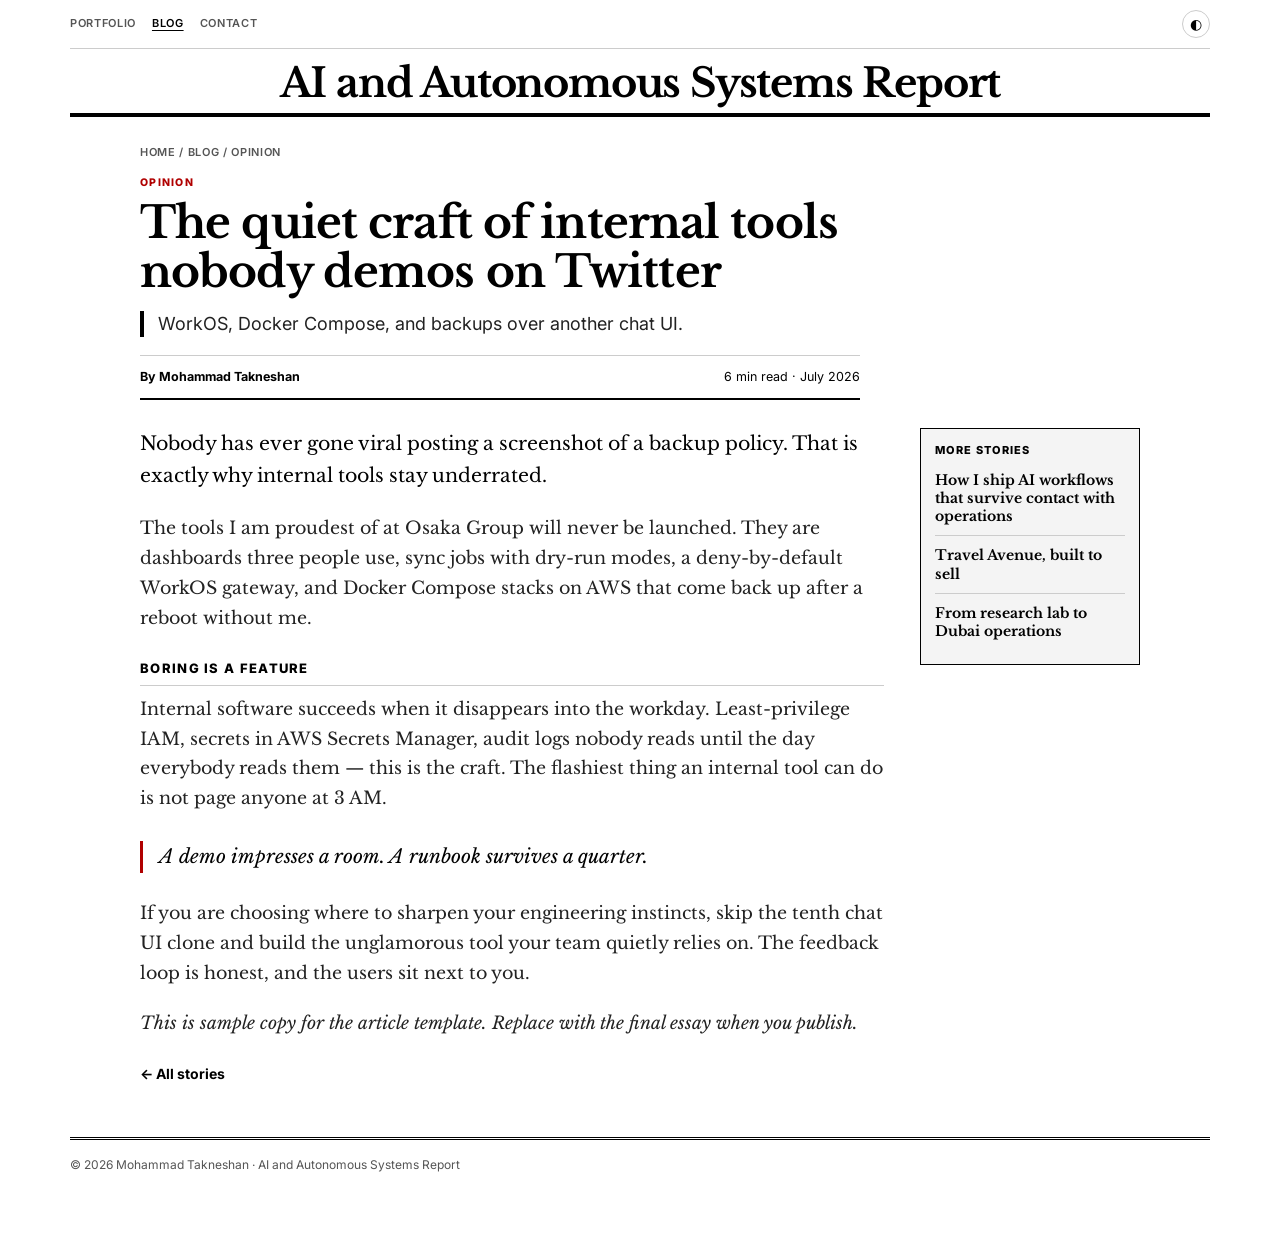
<file: blog/internal-tools-quiet-craft.html>
<!DOCTYPE html>
<html lang="en">
<head>
  <meta charset="utf-8" />
  <meta name="viewport" content="width=device-width, initial-scale=1" />
  <meta name="description" content="The quiet craft of internal tools nobody demos on Twitter — WorkOS, Docker Compose, and backups over another chat UI, by Mohammad Takneshan." />
  <meta name="theme-color" content="#ffffff" />
  <title>The quiet craft of internal tools nobody demos on Twitter — AI and Autonomous Systems Report</title>
  <link rel="canonical" href="https://mohammadtakneshan.github.io/blog/internal-tools-quiet-craft.html" />
  <link rel="icon" href="../assets/favicon.svg" type="image/svg+xml" />
  <link rel="icon" href="../favicon.ico" sizes="any" />
  <link rel="apple-touch-icon" href="../assets/favicon-rounded.png" />

  <meta property="og:type" content="article" />
  <meta property="og:title" content="The quiet craft of internal tools nobody demos on Twitter" />
  <meta property="og:description" content="WorkOS, Docker Compose, and backups over another chat UI." />
  <meta property="og:url" content="https://mohammadtakneshan.github.io/blog/internal-tools-quiet-craft.html" />
  <meta property="og:image" content="https://mohammadtakneshan.github.io/assets/og/blog-share-1200x630.png" />
  <meta property="article:author" content="Mohammad Takneshan" />

  <meta name="twitter:card" content="summary_large_image" />
  <meta name="twitter:title" content="The quiet craft of internal tools nobody demos on Twitter" />
  <meta name="twitter:description" content="WorkOS, Docker Compose, and backups over another chat UI." />
  <meta name="twitter:image" content="https://mohammadtakneshan.github.io/assets/og/blog-share-1200x630.png" />

  <link rel="preconnect" href="https://fonts.googleapis.com" />
  <link rel="preconnect" href="https://fonts.gstatic.com" crossorigin />
  <link href="https://fonts.googleapis.com/css2?family=Inter:wght@400;500;600;700;800&family=Libre+Baskerville:ital,wght@0,400;0,700;1,400&family=JetBrains+Mono:wght@400;500&display=swap" rel="stylesheet" />
  <link rel="stylesheet" href="styles.css?v=report-4" />

  <script type="application/ld+json">
  {
    "@context": "https://schema.org",
    "@type": "BlogPosting",
    "headline": "The quiet craft of internal tools nobody demos on Twitter",
    "description": "WorkOS, Docker Compose, and backups over another chat UI.",
    "url": "https://mohammadtakneshan.github.io/blog/internal-tools-quiet-craft.html",
    "image": ["https://mohammadtakneshan.github.io/assets/og/blog-share-1200x630.png"],
    "datePublished": "2026-07-19",
    "dateModified": "2026-07-19",
    "author": {
      "@type": "Person",
      "name": "Mohammad Takneshan",
      "url": "https://mohammadtakneshan.github.io/"
    },
    "publisher": {
      "@type": "Person",
      "name": "Mohammad Takneshan"
    },
    "mainEntityOfPage": {
      "@type": "WebPage",
      "@id": "https://mohammadtakneshan.github.io/blog/internal-tools-quiet-craft.html"
    }
  }
  </script>
  <script type="application/ld+json">
  {"@context": "https://schema.org", "@type": "BreadcrumbList", "itemListElement": [{"@type": "ListItem", "position": 1, "name": "Home", "item": "https://mohammadtakneshan.github.io/"}, {"@type": "ListItem", "position": 2, "name": "Blog", "item": "https://mohammadtakneshan.github.io/blog/"}, {"@type": "ListItem", "position": 3, "name": "The quiet craft of internal tools nobody demos on Twitter"}]}
  </script>
</head>
<body>
  <div class="shell">
    <div class="ticker">
      <nav aria-label="Site">
        <a href="../">Portfolio</a>
        <a href="./" class="cur">Blog</a>
        <a href="../#connect">Contact</a>
      </nav>
      <div class="meta">
        <button class="theme-btn" id="themeBtn" type="button" aria-label="Toggle dark mode">◐</button>
      </div>
    </div>

    <header class="flag compact">
      <a class="name" href="./">AI and Autonomous Systems Report</a>
    </header>

    <article class="article-wrap">
      <header class="article-head">
        <nav class="crumb" aria-label="Breadcrumb">
          <a href="../">Home</a> / <a href="./">Blog</a> / Opinion
        </nav>
        <div class="kicker">Opinion</div>
        <h1>The quiet craft of internal tools nobody demos on Twitter</h1>
        <p class="dek">WorkOS, Docker Compose, and backups over another chat UI.</p>
        <div class="article-meta">
          <span><b>By Mohammad Takneshan</b></span>
          <span>6 min read · July 2026</span>
        </div>
      </header>

      <div class="article-layout">
        <div class="prose">
          <p class="lede">
            Nobody has ever gone viral posting a screenshot of a backup policy.
            That is exactly why internal tools stay underrated.
          </p>
          <p>
            The tools I am proudest of at Osaka Group will never be launched. They are dashboards three
            people use, sync jobs with dry-run modes, a deny-by-default WorkOS gateway, and Docker Compose
            stacks on AWS that come back up after a reboot without me.
          </p>

          <h2>Boring is a feature</h2>
          <p>
            Internal software succeeds when it disappears into the workday. Least-privilege IAM, secrets
            in AWS Secrets Manager, audit logs nobody reads until the day everybody reads them — this is
            the craft. The flashiest thing an internal tool can do is not page anyone at 3 AM.
          </p>
          <blockquote>
            A demo impresses a room. A runbook survives a quarter.
          </blockquote>
          <p>
            If you are choosing where to sharpen your engineering instincts, skip the tenth chat UI clone
            and build the unglamorous tool your team quietly relies on. The feedback loop is honest, and
            the users sit next to you.
          </p>
          <p>
            <em>This is sample copy for the article template. Replace with the final essay when you publish.</em>
          </p>

          <p><a class="back-all" href="./">← All stories</a></p>
        </div>

        <aside class="rail-card" aria-label="More stories">
          <h3>More stories</h3>
          <a href="ai-workflows-operations.html">How I ship AI workflows that survive contact with operations</a>
          <a href="travel-avenue-storefront.html">Travel Avenue, built to sell</a>
          <a href="research-lab-to-dubai-operations.html">From research lab to Dubai operations</a>
        </aside>
      </div>
    </article>

    <footer class="foot">
      <span>© 2026 Mohammad Takneshan · AI and Autonomous Systems Report</span>
    </footer>
  </div>

  <script src="script.js"></script>
</body>
</html>
</file>
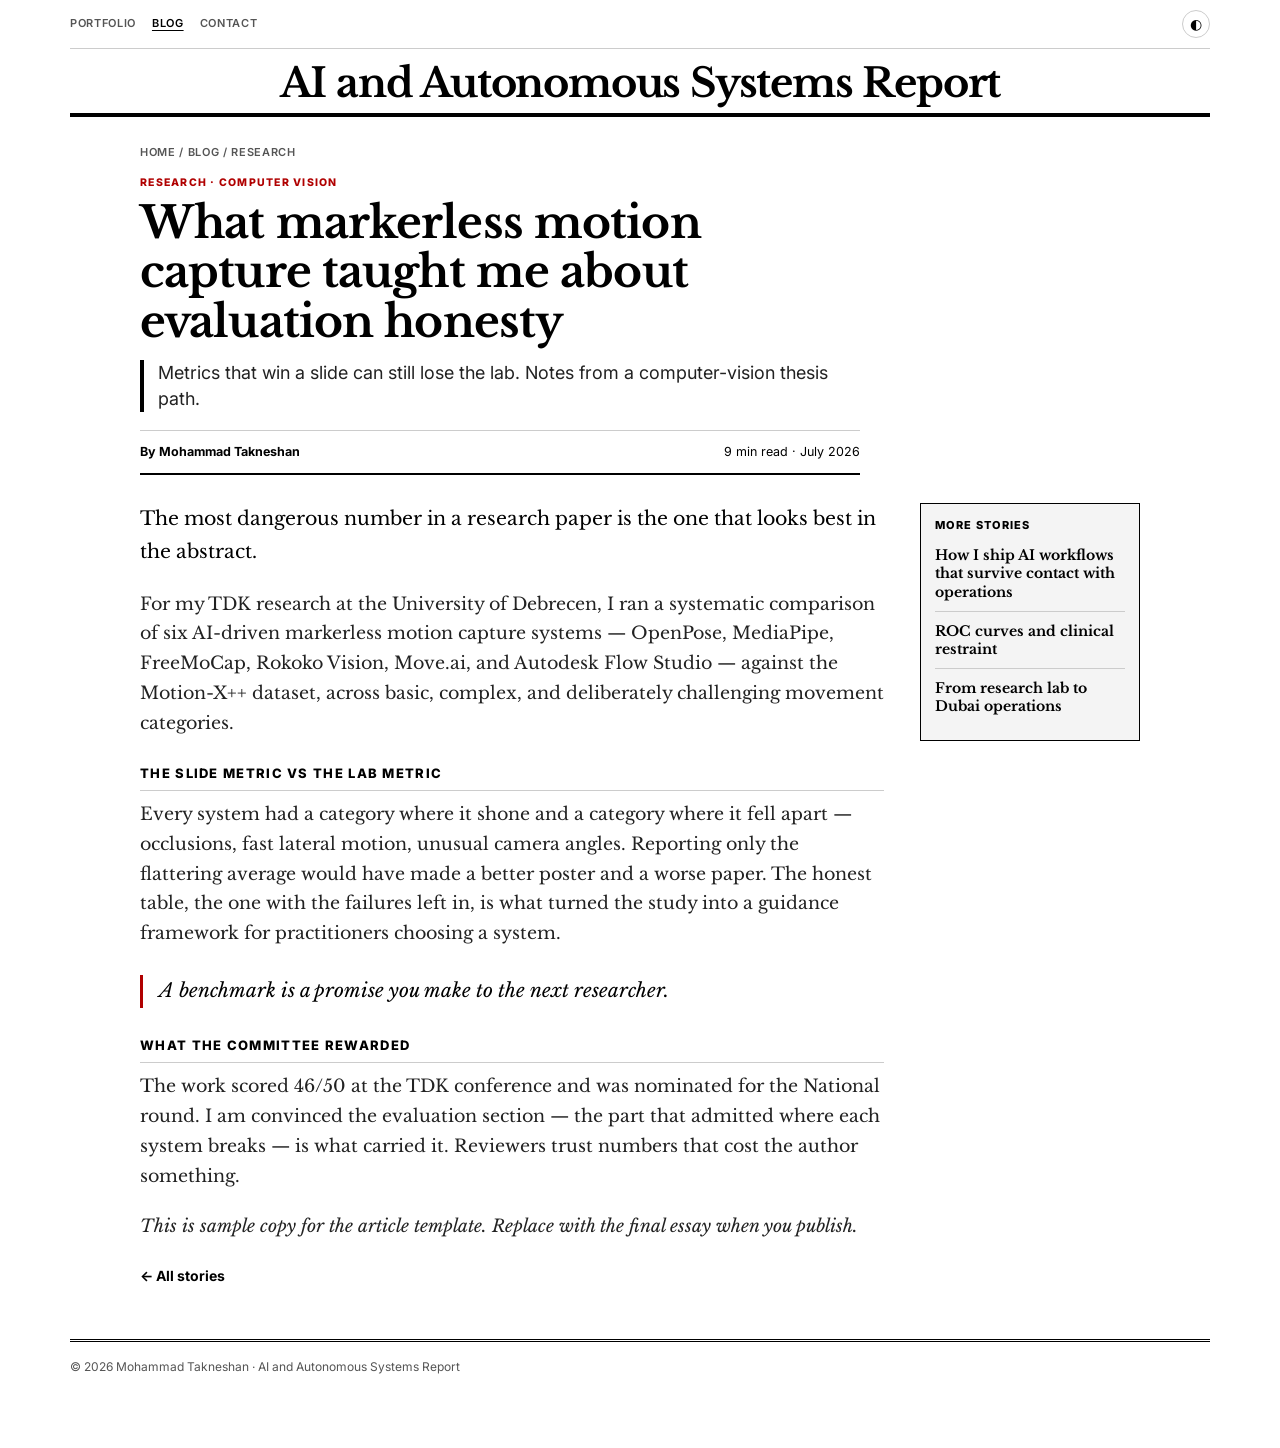
<file: blog/markerless-motion-capture-evaluation.html>
<!DOCTYPE html>
<html lang="en">
<head>
  <meta charset="utf-8" />
  <meta name="viewport" content="width=device-width, initial-scale=1" />
  <meta name="description" content="What markerless motion capture taught me about evaluation honesty — metrics that win a slide can still lose the lab, by Mohammad Takneshan." />
  <meta name="theme-color" content="#ffffff" />
  <title>What markerless motion capture taught me about evaluation honesty — AI and Autonomous Systems Report</title>
  <link rel="canonical" href="https://mohammadtakneshan.github.io/blog/markerless-motion-capture-evaluation.html" />
  <link rel="icon" href="../assets/favicon.svg" type="image/svg+xml" />
  <link rel="icon" href="../favicon.ico" sizes="any" />
  <link rel="apple-touch-icon" href="../assets/favicon-rounded.png" />

  <meta property="og:type" content="article" />
  <meta property="og:title" content="What markerless motion capture taught me about evaluation honesty" />
  <meta property="og:description" content="Metrics that win a slide can still lose the lab. Notes from a computer-vision thesis path." />
  <meta property="og:url" content="https://mohammadtakneshan.github.io/blog/markerless-motion-capture-evaluation.html" />
  <meta property="og:image" content="https://mohammadtakneshan.github.io/assets/og/blog-share-1200x630.png" />
  <meta property="article:author" content="Mohammad Takneshan" />

  <meta name="twitter:card" content="summary_large_image" />
  <meta name="twitter:title" content="What markerless motion capture taught me about evaluation honesty" />
  <meta name="twitter:description" content="Metrics that win a slide can still lose the lab. Notes from a computer-vision thesis path." />
  <meta name="twitter:image" content="https://mohammadtakneshan.github.io/assets/og/blog-share-1200x630.png" />

  <link rel="preconnect" href="https://fonts.googleapis.com" />
  <link rel="preconnect" href="https://fonts.gstatic.com" crossorigin />
  <link href="https://fonts.googleapis.com/css2?family=Inter:wght@400;500;600;700;800&family=Libre+Baskerville:ital,wght@0,400;0,700;1,400&family=JetBrains+Mono:wght@400;500&display=swap" rel="stylesheet" />
  <link rel="stylesheet" href="styles.css?v=report-4" />

  <script type="application/ld+json">
  {
    "@context": "https://schema.org",
    "@type": "BlogPosting",
    "headline": "What markerless motion capture taught me about evaluation honesty",
    "description": "Metrics that win a slide can still lose the lab. Notes from a computer-vision thesis path.",
    "url": "https://mohammadtakneshan.github.io/blog/markerless-motion-capture-evaluation.html",
    "image": ["https://mohammadtakneshan.github.io/assets/og/blog-share-1200x630.png"],
    "datePublished": "2026-07-19",
    "dateModified": "2026-07-19",
    "author": {
      "@type": "Person",
      "name": "Mohammad Takneshan",
      "url": "https://mohammadtakneshan.github.io/"
    },
    "publisher": {
      "@type": "Person",
      "name": "Mohammad Takneshan"
    },
    "mainEntityOfPage": {
      "@type": "WebPage",
      "@id": "https://mohammadtakneshan.github.io/blog/markerless-motion-capture-evaluation.html"
    }
  }
  </script>
  <script type="application/ld+json">
  {"@context": "https://schema.org", "@type": "BreadcrumbList", "itemListElement": [{"@type": "ListItem", "position": 1, "name": "Home", "item": "https://mohammadtakneshan.github.io/"}, {"@type": "ListItem", "position": 2, "name": "Blog", "item": "https://mohammadtakneshan.github.io/blog/"}, {"@type": "ListItem", "position": 3, "name": "What markerless motion capture taught me about evaluation honesty"}]}
  </script>
</head>
<body>
  <div class="shell">
    <div class="ticker">
      <nav aria-label="Site">
        <a href="../">Portfolio</a>
        <a href="./" class="cur">Blog</a>
        <a href="../#connect">Contact</a>
      </nav>
      <div class="meta">
        <button class="theme-btn" id="themeBtn" type="button" aria-label="Toggle dark mode">◐</button>
      </div>
    </div>

    <header class="flag compact">
      <a class="name" href="./">AI and Autonomous Systems Report</a>
    </header>

    <article class="article-wrap">
      <header class="article-head">
        <nav class="crumb" aria-label="Breadcrumb">
          <a href="../">Home</a> / <a href="./">Blog</a> / Research
        </nav>
        <div class="kicker">Research · Computer vision</div>
        <h1>What markerless motion capture taught me about evaluation honesty</h1>
        <p class="dek">Metrics that win a slide can still lose the lab. Notes from a computer-vision thesis path.</p>
        <div class="article-meta">
          <span><b>By Mohammad Takneshan</b></span>
          <span>9 min read · July 2026</span>
        </div>
      </header>

      <div class="article-layout">
        <div class="prose">
          <p class="lede">
            The most dangerous number in a research paper is the one that looks best in the abstract.
          </p>
          <p>
            For my TDK research at the University of Debrecen, I ran a systematic comparison of six
            AI-driven markerless motion capture systems — OpenPose, MediaPipe, FreeMoCap, Rokoko Vision,
            Move.ai, and Autodesk Flow Studio — against the Motion-X++ dataset, across basic, complex,
            and deliberately challenging movement categories.
          </p>

          <h2>The slide metric vs the lab metric</h2>
          <p>
            Every system had a category where it shone and a category where it fell apart — occlusions,
            fast lateral motion, unusual camera angles. Reporting only the flattering average would have
            made a better poster and a worse paper. The honest table, the one with the failures left in,
            is what turned the study into a guidance framework for practitioners choosing a system.
          </p>
          <blockquote>
            A benchmark is a promise you make to the next researcher.
          </blockquote>

          <h2>What the committee rewarded</h2>
          <p>
            The work scored 46/50 at the TDK conference and was nominated for the National round. I am
            convinced the evaluation section — the part that admitted where each system breaks — is what
            carried it. Reviewers trust numbers that cost the author something.
          </p>
          <p>
            <em>This is sample copy for the article template. Replace with the final essay when you publish.</em>
          </p>

          <p><a class="back-all" href="./">← All stories</a></p>
        </div>

        <aside class="rail-card" aria-label="More stories">
          <h3>More stories</h3>
          <a href="ai-workflows-operations.html">How I ship AI workflows that survive contact with operations</a>
          <a href="diabetes-risk-models.html">ROC curves and clinical restraint</a>
          <a href="research-lab-to-dubai-operations.html">From research lab to Dubai operations</a>
        </aside>
      </div>
    </article>

    <footer class="foot">
      <span>© 2026 Mohammad Takneshan · AI and Autonomous Systems Report</span>
    </footer>
  </div>

  <script src="script.js"></script>
</body>
</html>
</file>
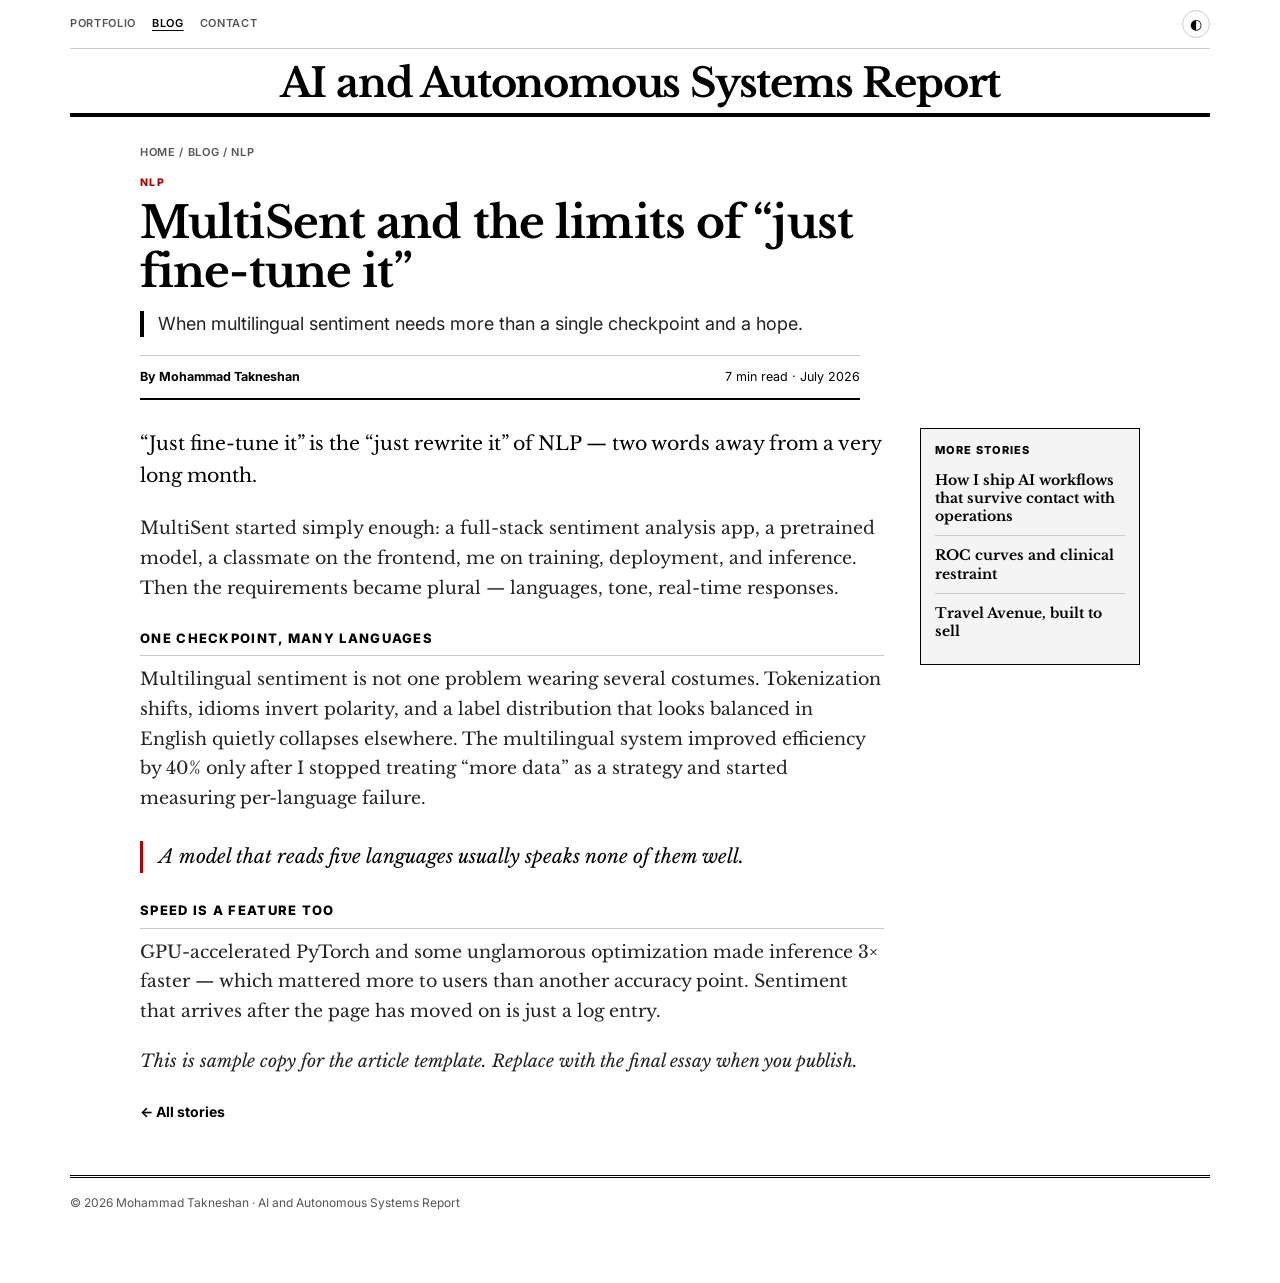
<file: blog/multisent-just-fine-tune-it.html>
<!DOCTYPE html>
<html lang="en">
<head>
  <meta charset="utf-8" />
  <meta name="viewport" content="width=device-width, initial-scale=1" />
  <meta name="description" content="MultiSent and the limits of “just fine-tune it” — when multilingual sentiment needs more than a single checkpoint and a hope, by Mohammad Takneshan." />
  <meta name="theme-color" content="#ffffff" />
  <title>MultiSent and the limits of “just fine-tune it” — AI and Autonomous Systems Report</title>
  <link rel="canonical" href="https://mohammadtakneshan.github.io/blog/multisent-just-fine-tune-it.html" />
  <link rel="icon" href="../assets/favicon.svg" type="image/svg+xml" />
  <link rel="icon" href="../favicon.ico" sizes="any" />
  <link rel="apple-touch-icon" href="../assets/favicon-rounded.png" />

  <meta property="og:type" content="article" />
  <meta property="og:title" content="MultiSent and the limits of “just fine-tune it”" />
  <meta property="og:description" content="When multilingual sentiment needs more than a single checkpoint and a hope." />
  <meta property="og:url" content="https://mohammadtakneshan.github.io/blog/multisent-just-fine-tune-it.html" />
  <meta property="og:image" content="https://mohammadtakneshan.github.io/assets/og/blog-share-1200x630.png" />
  <meta property="article:author" content="Mohammad Takneshan" />

  <meta name="twitter:card" content="summary_large_image" />
  <meta name="twitter:title" content="MultiSent and the limits of “just fine-tune it”" />
  <meta name="twitter:description" content="When multilingual sentiment needs more than a single checkpoint and a hope." />
  <meta name="twitter:image" content="https://mohammadtakneshan.github.io/assets/og/blog-share-1200x630.png" />

  <link rel="preconnect" href="https://fonts.googleapis.com" />
  <link rel="preconnect" href="https://fonts.gstatic.com" crossorigin />
  <link href="https://fonts.googleapis.com/css2?family=Inter:wght@400;500;600;700;800&family=Libre+Baskerville:ital,wght@0,400;0,700;1,400&family=JetBrains+Mono:wght@400;500&display=swap" rel="stylesheet" />
  <link rel="stylesheet" href="styles.css?v=report-4" />

  <script type="application/ld+json">
  {
    "@context": "https://schema.org",
    "@type": "BlogPosting",
    "headline": "MultiSent and the limits of “just fine-tune it”",
    "description": "When multilingual sentiment needs more than a single checkpoint and a hope.",
    "url": "https://mohammadtakneshan.github.io/blog/multisent-just-fine-tune-it.html",
    "image": ["https://mohammadtakneshan.github.io/assets/og/blog-share-1200x630.png"],
    "datePublished": "2026-07-19",
    "dateModified": "2026-07-19",
    "author": {
      "@type": "Person",
      "name": "Mohammad Takneshan",
      "url": "https://mohammadtakneshan.github.io/"
    },
    "publisher": {
      "@type": "Person",
      "name": "Mohammad Takneshan"
    },
    "mainEntityOfPage": {
      "@type": "WebPage",
      "@id": "https://mohammadtakneshan.github.io/blog/multisent-just-fine-tune-it.html"
    }
  }
  </script>
  <script type="application/ld+json">
  {"@context": "https://schema.org", "@type": "BreadcrumbList", "itemListElement": [{"@type": "ListItem", "position": 1, "name": "Home", "item": "https://mohammadtakneshan.github.io/"}, {"@type": "ListItem", "position": 2, "name": "Blog", "item": "https://mohammadtakneshan.github.io/blog/"}, {"@type": "ListItem", "position": 3, "name": "MultiSent and the limits of “just fine-tune it”"}]}
  </script>
</head>
<body>
  <div class="shell">
    <div class="ticker">
      <nav aria-label="Site">
        <a href="../">Portfolio</a>
        <a href="./" class="cur">Blog</a>
        <a href="../#connect">Contact</a>
      </nav>
      <div class="meta">
        <button class="theme-btn" id="themeBtn" type="button" aria-label="Toggle dark mode">◐</button>
      </div>
    </div>

    <header class="flag compact">
      <a class="name" href="./">AI and Autonomous Systems Report</a>
    </header>

    <article class="article-wrap">
      <header class="article-head">
        <nav class="crumb" aria-label="Breadcrumb">
          <a href="../">Home</a> / <a href="./">Blog</a> / NLP
        </nav>
        <div class="kicker">NLP</div>
        <h1>MultiSent and the limits of “just fine-tune it”</h1>
        <p class="dek">When multilingual sentiment needs more than a single checkpoint and a hope.</p>
        <div class="article-meta">
          <span><b>By Mohammad Takneshan</b></span>
          <span>7 min read · July 2026</span>
        </div>
      </header>

      <div class="article-layout">
        <div class="prose">
          <p class="lede">
            “Just fine-tune it” is the “just rewrite it” of NLP —
            two words away from a very long month.
          </p>
          <p>
            MultiSent started simply enough: a full-stack sentiment analysis app, a pretrained model, a
            classmate on the frontend, me on training, deployment, and inference. Then the requirements
            became plural — languages, tone, real-time responses.
          </p>

          <h2>One checkpoint, many languages</h2>
          <p>
            Multilingual sentiment is not one problem wearing several costumes. Tokenization shifts, idioms
            invert polarity, and a label distribution that looks balanced in English quietly collapses
            elsewhere. The multilingual system improved efficiency by 40% only after I stopped treating
            “more data” as a strategy and started measuring per-language failure.
          </p>
          <blockquote>
            A model that reads five languages usually speaks none of them well.
          </blockquote>

          <h2>Speed is a feature too</h2>
          <p>
            GPU-accelerated PyTorch and some unglamorous optimization made inference 3× faster — which
            mattered more to users than another accuracy point. Sentiment that arrives after the page has
            moved on is just a log entry.
          </p>
          <p>
            <em>This is sample copy for the article template. Replace with the final essay when you publish.</em>
          </p>

          <p><a class="back-all" href="./">← All stories</a></p>
        </div>

        <aside class="rail-card" aria-label="More stories">
          <h3>More stories</h3>
          <a href="ai-workflows-operations.html">How I ship AI workflows that survive contact with operations</a>
          <a href="diabetes-risk-models.html">ROC curves and clinical restraint</a>
          <a href="travel-avenue-storefront.html">Travel Avenue, built to sell</a>
        </aside>
      </div>
    </article>

    <footer class="foot">
      <span>© 2026 Mohammad Takneshan · AI and Autonomous Systems Report</span>
    </footer>
  </div>

  <script src="script.js"></script>
</body>
</html>
</file>
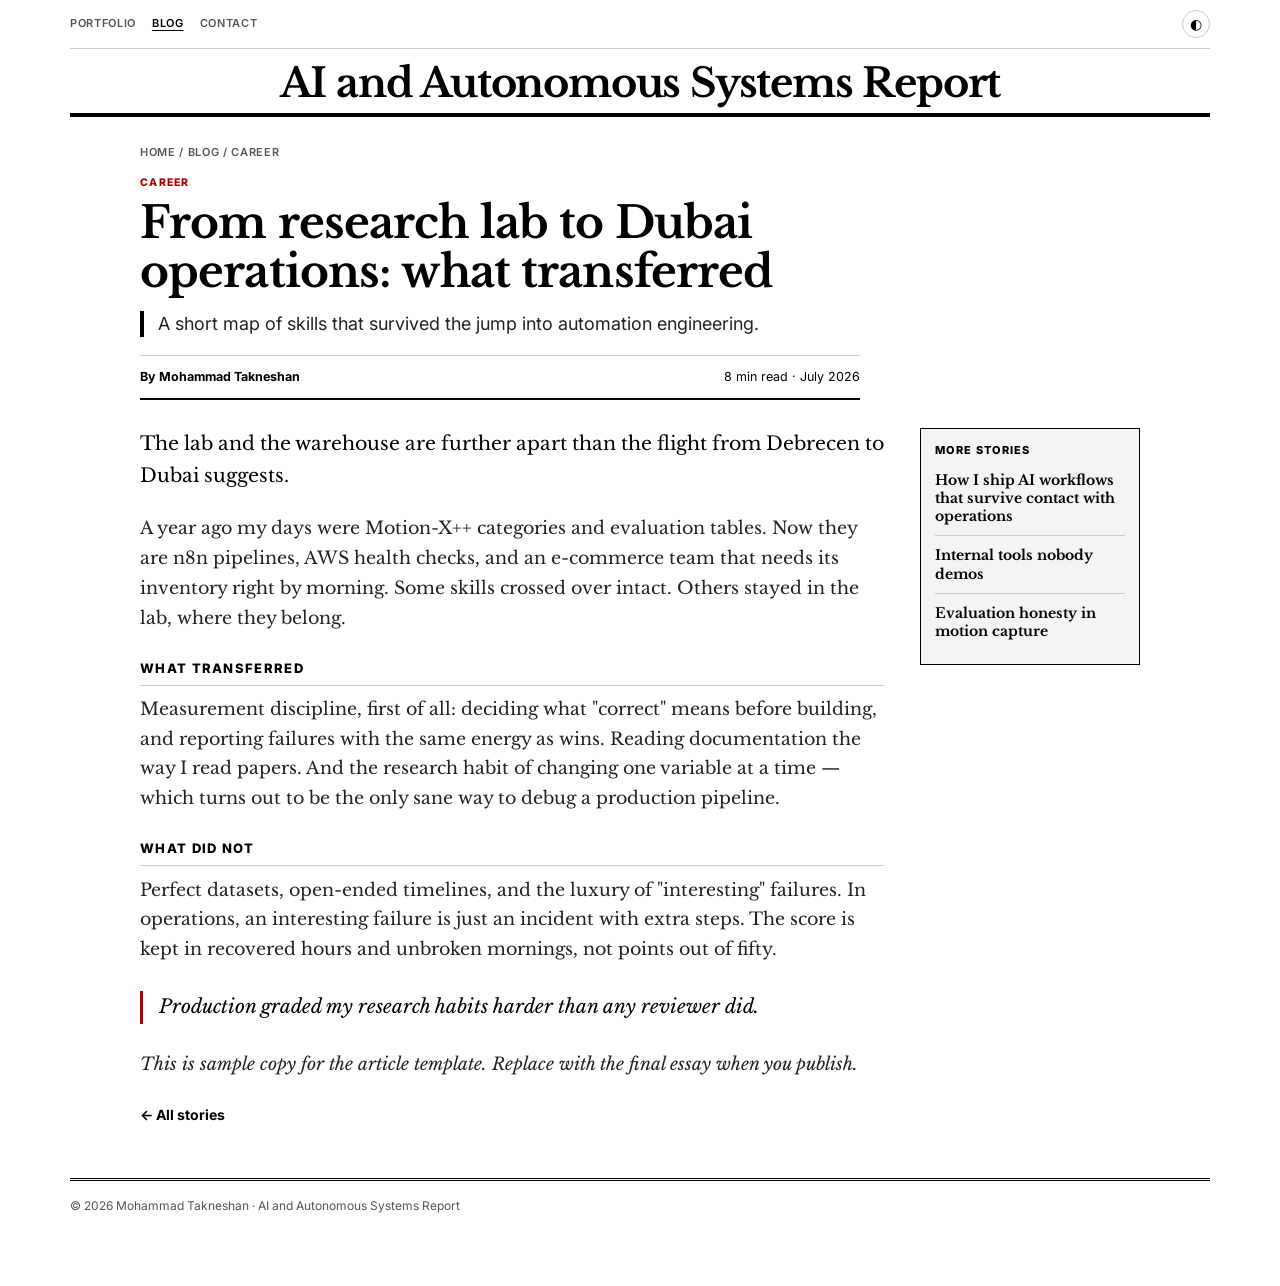
<file: blog/research-lab-to-dubai-operations.html>
<!DOCTYPE html>
<html lang="en">
<head>
  <meta charset="utf-8" />
  <meta name="viewport" content="width=device-width, initial-scale=1" />
  <meta name="description" content="From research lab to Dubai operations: what transferred — a short map of skills that survived the jump into automation engineering, by Mohammad Takneshan." />
  <meta name="theme-color" content="#ffffff" />
  <title>From research lab to Dubai operations: what transferred — AI and Autonomous Systems Report</title>
  <link rel="canonical" href="https://mohammadtakneshan.github.io/blog/research-lab-to-dubai-operations.html" />
  <link rel="icon" href="../assets/favicon.svg" type="image/svg+xml" />
  <link rel="icon" href="../favicon.ico" sizes="any" />
  <link rel="apple-touch-icon" href="../assets/favicon-rounded.png" />

  <meta property="og:type" content="article" />
  <meta property="og:title" content="From research lab to Dubai operations: what transferred" />
  <meta property="og:description" content="A short map of skills that survived the jump into automation engineering." />
  <meta property="og:url" content="https://mohammadtakneshan.github.io/blog/research-lab-to-dubai-operations.html" />
  <meta property="og:image" content="https://mohammadtakneshan.github.io/assets/og/blog-share-1200x630.png" />
  <meta property="article:author" content="Mohammad Takneshan" />

  <meta name="twitter:card" content="summary_large_image" />
  <meta name="twitter:title" content="From research lab to Dubai operations: what transferred" />
  <meta name="twitter:description" content="A short map of skills that survived the jump into automation engineering." />
  <meta name="twitter:image" content="https://mohammadtakneshan.github.io/assets/og/blog-share-1200x630.png" />

  <link rel="preconnect" href="https://fonts.googleapis.com" />
  <link rel="preconnect" href="https://fonts.gstatic.com" crossorigin />
  <link href="https://fonts.googleapis.com/css2?family=Inter:wght@400;500;600;700;800&family=Libre+Baskerville:ital,wght@0,400;0,700;1,400&family=JetBrains+Mono:wght@400;500&display=swap" rel="stylesheet" />
  <link rel="stylesheet" href="styles.css?v=report-4" />

  <script type="application/ld+json">
  {
    "@context": "https://schema.org",
    "@type": "BlogPosting",
    "headline": "From research lab to Dubai operations: what transferred",
    "description": "A short map of skills that survived the jump into automation engineering.",
    "url": "https://mohammadtakneshan.github.io/blog/research-lab-to-dubai-operations.html",
    "image": ["https://mohammadtakneshan.github.io/assets/og/blog-share-1200x630.png"],
    "datePublished": "2026-07-19",
    "dateModified": "2026-07-19",
    "author": {
      "@type": "Person",
      "name": "Mohammad Takneshan",
      "url": "https://mohammadtakneshan.github.io/"
    },
    "publisher": {
      "@type": "Person",
      "name": "Mohammad Takneshan"
    },
    "mainEntityOfPage": {
      "@type": "WebPage",
      "@id": "https://mohammadtakneshan.github.io/blog/research-lab-to-dubai-operations.html"
    }
  }
  </script>
  <script type="application/ld+json">
  {"@context": "https://schema.org", "@type": "BreadcrumbList", "itemListElement": [{"@type": "ListItem", "position": 1, "name": "Home", "item": "https://mohammadtakneshan.github.io/"}, {"@type": "ListItem", "position": 2, "name": "Blog", "item": "https://mohammadtakneshan.github.io/blog/"}, {"@type": "ListItem", "position": 3, "name": "From research lab to Dubai operations: what transferred"}]}
  </script>
</head>
<body>
  <div class="shell">
    <div class="ticker">
      <nav aria-label="Site">
        <a href="../">Portfolio</a>
        <a href="./" class="cur">Blog</a>
        <a href="../#connect">Contact</a>
      </nav>
      <div class="meta">
        <button class="theme-btn" id="themeBtn" type="button" aria-label="Toggle dark mode">◐</button>
      </div>
    </div>

    <header class="flag compact">
      <a class="name" href="./">AI and Autonomous Systems Report</a>
    </header>

    <article class="article-wrap">
      <header class="article-head">
        <nav class="crumb" aria-label="Breadcrumb">
          <a href="../">Home</a> / <a href="./">Blog</a> / Career
        </nav>
        <div class="kicker">Career</div>
        <h1>From research lab to Dubai operations: what transferred</h1>
        <p class="dek">A short map of skills that survived the jump into automation engineering.</p>
        <div class="article-meta">
          <span><b>By Mohammad Takneshan</b></span>
          <span>8 min read · July 2026</span>
        </div>
      </header>

      <div class="article-layout">
        <div class="prose">
          <p class="lede">
            The lab and the warehouse are further apart than the flight from Debrecen to Dubai suggests.
          </p>
          <p>
            A year ago my days were Motion-X++ categories and evaluation tables. Now they are n8n pipelines,
            AWS health checks, and an e-commerce team that needs its inventory right by morning. Some skills
            crossed over intact. Others stayed in the lab, where they belong.
          </p>

          <h2>What transferred</h2>
          <p>
            Measurement discipline, first of all: deciding what "correct" means before building, and
            reporting failures with the same energy as wins. Reading documentation the way I read papers.
            And the research habit of changing one variable at a time — which turns out to be the only
            sane way to debug a production pipeline.
          </p>

          <h2>What did not</h2>
          <p>
            Perfect datasets, open-ended timelines, and the luxury of "interesting" failures. In operations,
            an interesting failure is just an incident with extra steps. The score is kept in recovered
            hours and unbroken mornings, not points out of fifty.
          </p>
          <blockquote>
            Production graded my research habits harder than any reviewer did.
          </blockquote>
          <p>
            <em>This is sample copy for the article template. Replace with the final essay when you publish.</em>
          </p>

          <p><a class="back-all" href="./">← All stories</a></p>
        </div>

        <aside class="rail-card" aria-label="More stories">
          <h3>More stories</h3>
          <a href="ai-workflows-operations.html">How I ship AI workflows that survive contact with operations</a>
          <a href="internal-tools-quiet-craft.html">Internal tools nobody demos</a>
          <a href="markerless-motion-capture-evaluation.html">Evaluation honesty in motion capture</a>
        </aside>
      </div>
    </article>

    <footer class="foot">
      <span>© 2026 Mohammad Takneshan · AI and Autonomous Systems Report</span>
    </footer>
  </div>

  <script src="script.js"></script>
</body>
</html>
</file>
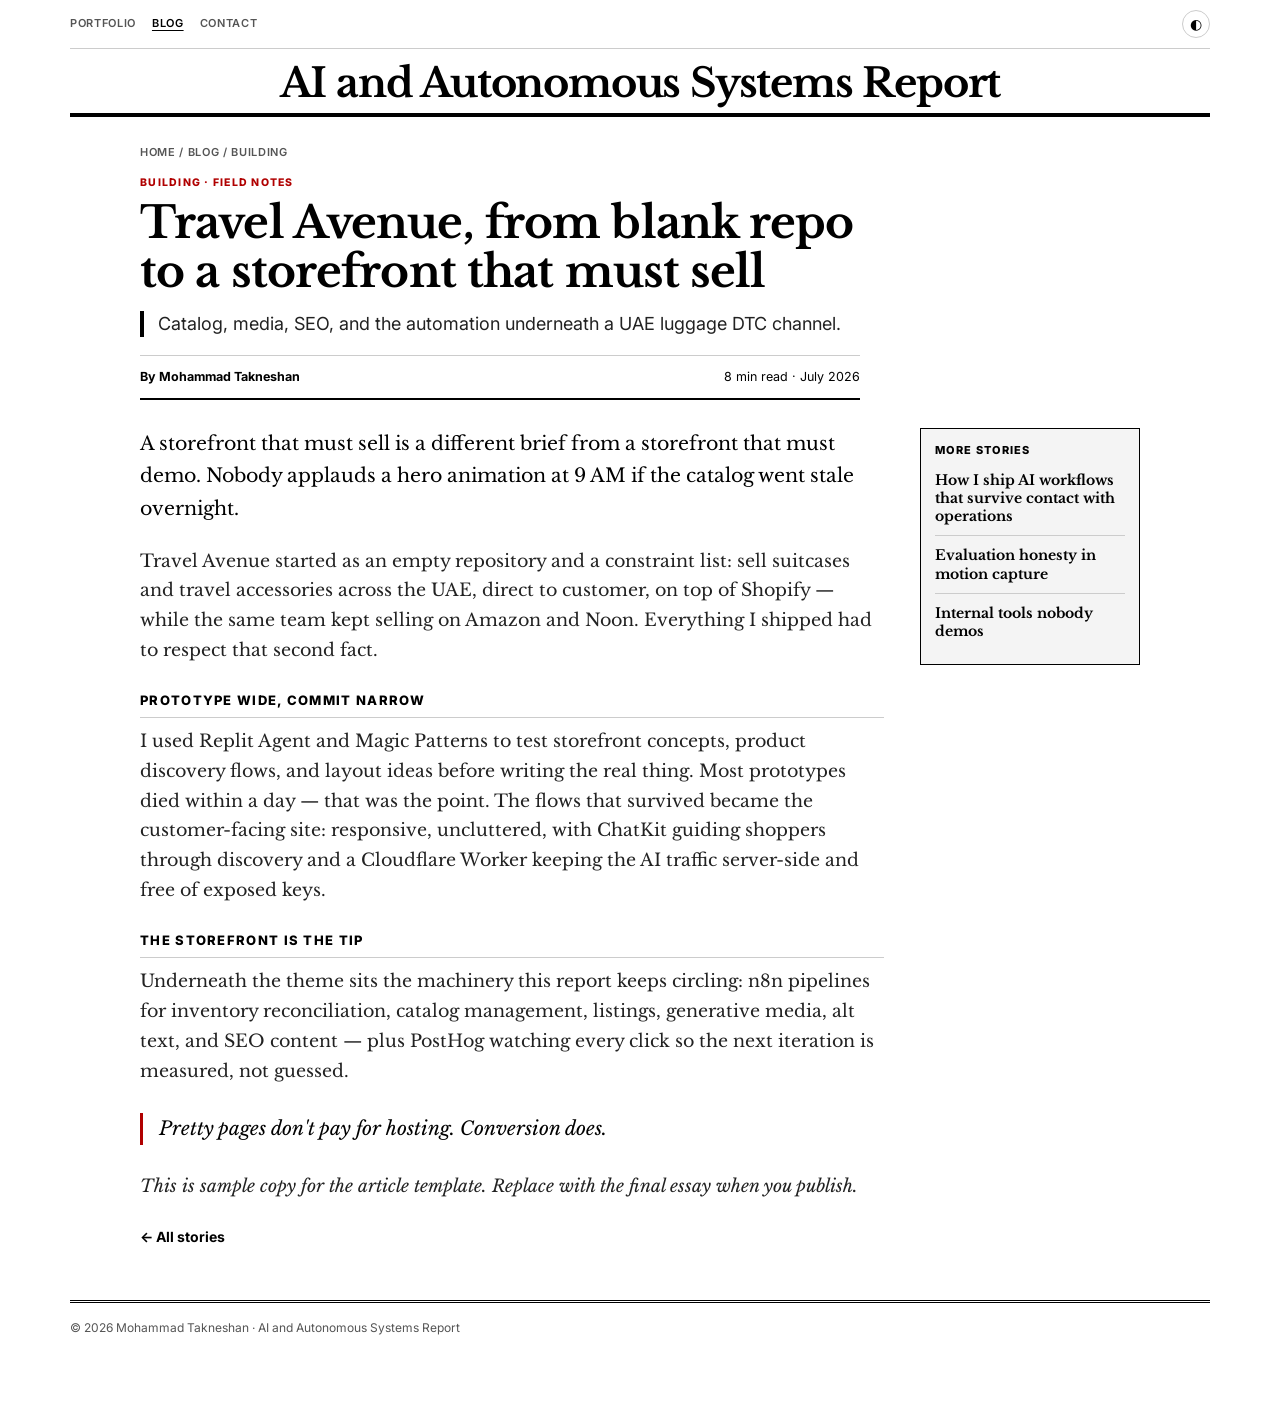
<file: blog/travel-avenue-storefront.html>
<!DOCTYPE html>
<html lang="en">
<head>
  <meta charset="utf-8" />
  <meta name="viewport" content="width=device-width, initial-scale=1" />
  <meta name="description" content="Travel Avenue, from blank repo to a storefront that must sell — catalog, media, SEO, and the automation underneath by Mohammad Takneshan." />
  <meta name="theme-color" content="#ffffff" />
  <title>Travel Avenue, from blank repo to a storefront that must sell — AI and Autonomous Systems Report</title>
  <link rel="canonical" href="https://mohammadtakneshan.github.io/blog/travel-avenue-storefront.html" />
  <link rel="icon" href="../assets/favicon.svg" type="image/svg+xml" />
  <link rel="icon" href="../favicon.ico" sizes="any" />
  <link rel="apple-touch-icon" href="../assets/favicon-rounded.png" />

  <meta property="og:type" content="article" />
  <meta property="og:title" content="Travel Avenue, from blank repo to a storefront that must sell" />
  <meta property="og:description" content="Catalog, media, SEO, and the automation underneath a UAE luggage DTC channel." />
  <meta property="og:url" content="https://mohammadtakneshan.github.io/blog/travel-avenue-storefront.html" />
  <meta property="og:image" content="https://mohammadtakneshan.github.io/assets/og/blog-share-1200x630.png" />
  <meta property="article:author" content="Mohammad Takneshan" />

  <meta name="twitter:card" content="summary_large_image" />
  <meta name="twitter:title" content="Travel Avenue, from blank repo to a storefront that must sell" />
  <meta name="twitter:description" content="Catalog, media, SEO, and the automation underneath a UAE luggage DTC channel." />
  <meta name="twitter:image" content="https://mohammadtakneshan.github.io/assets/og/blog-share-1200x630.png" />

  <link rel="preconnect" href="https://fonts.googleapis.com" />
  <link rel="preconnect" href="https://fonts.gstatic.com" crossorigin />
  <link href="https://fonts.googleapis.com/css2?family=Inter:wght@400;500;600;700;800&family=Libre+Baskerville:ital,wght@0,400;0,700;1,400&family=JetBrains+Mono:wght@400;500&display=swap" rel="stylesheet" />
  <link rel="stylesheet" href="styles.css?v=report-4" />

  <script type="application/ld+json">
  {
    "@context": "https://schema.org",
    "@type": "BlogPosting",
    "headline": "Travel Avenue, from blank repo to a storefront that must sell",
    "description": "Catalog, media, SEO, and the automation underneath a UAE luggage DTC channel.",
    "url": "https://mohammadtakneshan.github.io/blog/travel-avenue-storefront.html",
    "image": ["https://mohammadtakneshan.github.io/assets/og/blog-share-1200x630.png"],
    "datePublished": "2026-07-19",
    "dateModified": "2026-07-19",
    "author": {
      "@type": "Person",
      "name": "Mohammad Takneshan",
      "url": "https://mohammadtakneshan.github.io/"
    },
    "publisher": {
      "@type": "Person",
      "name": "Mohammad Takneshan"
    },
    "mainEntityOfPage": {
      "@type": "WebPage",
      "@id": "https://mohammadtakneshan.github.io/blog/travel-avenue-storefront.html"
    }
  }
  </script>
  <script type="application/ld+json">
  {"@context": "https://schema.org", "@type": "BreadcrumbList", "itemListElement": [{"@type": "ListItem", "position": 1, "name": "Home", "item": "https://mohammadtakneshan.github.io/"}, {"@type": "ListItem", "position": 2, "name": "Blog", "item": "https://mohammadtakneshan.github.io/blog/"}, {"@type": "ListItem", "position": 3, "name": "Travel Avenue, from blank repo to a storefront that must sell"}]}
  </script>
</head>
<body>
  <div class="shell">
    <div class="ticker">
      <nav aria-label="Site">
        <a href="../">Portfolio</a>
        <a href="./" class="cur">Blog</a>
        <a href="../#connect">Contact</a>
      </nav>
      <div class="meta">
        <button class="theme-btn" id="themeBtn" type="button" aria-label="Toggle dark mode">◐</button>
      </div>
    </div>

    <header class="flag compact">
      <a class="name" href="./">AI and Autonomous Systems Report</a>
    </header>

    <article class="article-wrap">
      <header class="article-head">
        <nav class="crumb" aria-label="Breadcrumb">
          <a href="../">Home</a> / <a href="./">Blog</a> / Building
        </nav>
        <div class="kicker">Building · Field notes</div>
        <h1>Travel Avenue, from blank repo to a storefront that must sell</h1>
        <p class="dek">Catalog, media, SEO, and the automation underneath a UAE luggage DTC channel.</p>
        <div class="article-meta">
          <span><b>By Mohammad Takneshan</b></span>
          <span>8 min read · July 2026</span>
        </div>
      </header>

      <div class="article-layout">
        <div class="prose">
          <p class="lede">
            A storefront that must sell is a different brief from a storefront that must demo.
            Nobody applauds a hero animation at 9 AM if the catalog went stale overnight.
          </p>
          <p>
            Travel Avenue started as an empty repository and a constraint list: sell suitcases and travel
            accessories across the UAE, direct to customer, on top of Shopify — while the same team kept
            selling on Amazon and Noon. Everything I shipped had to respect that second fact.
          </p>

          <h2>Prototype wide, commit narrow</h2>
          <p>
            I used Replit Agent and Magic Patterns to test storefront concepts, product discovery flows,
            and layout ideas before writing the real thing. Most prototypes died within a day — that was
            the point. The flows that survived became the customer-facing site: responsive, uncluttered,
            with ChatKit guiding shoppers through discovery and a Cloudflare Worker keeping the AI traffic
            server-side and free of exposed keys.
          </p>

          <h2>The storefront is the tip</h2>
          <p>
            Underneath the theme sits the machinery this report keeps circling: n8n pipelines for inventory
            reconciliation, catalog management, listings, generative media, alt text, and SEO content —
            plus PostHog watching every click so the next iteration is measured, not guessed.
          </p>
          <blockquote>
            Pretty pages don't pay for hosting. Conversion does.
          </blockquote>
          <p>
            <em>This is sample copy for the article template. Replace with the final essay when you publish.</em>
          </p>

          <p><a class="back-all" href="./">← All stories</a></p>
        </div>

        <aside class="rail-card" aria-label="More stories">
          <h3>More stories</h3>
          <a href="ai-workflows-operations.html">How I ship AI workflows that survive contact with operations</a>
          <a href="markerless-motion-capture-evaluation.html">Evaluation honesty in motion capture</a>
          <a href="internal-tools-quiet-craft.html">Internal tools nobody demos</a>
        </aside>
      </div>
    </article>

    <footer class="foot">
      <span>© 2026 Mohammad Takneshan · AI and Autonomous Systems Report</span>
    </footer>
  </div>

  <script src="script.js"></script>
</body>
</html>
</file>
<file: blog/styles.css>
/* The Takneshan Report — broadsheet blog (from design-previews/11) */
:root {
  --paper: #ffffff;
  --ink: #000000;
  --body: #222;
  --muted: #555;
  --line: #ccc;
  --rule: #000;
  --kicker: #000;
  --accent: #b00000;
  --soft: #f4f4f4;
}
html[data-theme="dark"] {
  --paper: #0e0e0e;
  --ink: #f5f5f5;
  --body: #d0d0d0;
  --muted: #999;
  --line: #333;
  --rule: #f5f5f5;
  --kicker: #f5f5f5;
  --accent: #ff6b5a;
  --soft: #1a1a1a;
}

* { margin: 0; padding: 0; box-sizing: border-box; }
html { scroll-behavior: smooth; }
body {
  background: var(--paper);
  color: var(--ink);
  font-family: 'Inter', system-ui, sans-serif;
  font-size: 15px;
  line-height: 1.45;
  -webkit-font-smoothing: antialiased;
  transition: background .2s, color .2s;
}
a { color: inherit; }
button { font: inherit; cursor: pointer; border: 0; background: none; color: inherit; }
img { max-width: 100%; display: block; }

.shell { max-width: 1180px; margin: 0 auto; padding: 0 20px 72px; }

/* Top ticker */
.ticker {
  display: flex; justify-content: space-between; align-items: center;
  gap: 16px; padding: 10px 0;
  border-bottom: 1px solid var(--line);
  font-size: 11px; font-weight: 600; letter-spacing: .06em; text-transform: uppercase;
}
.ticker nav { display: flex; gap: 16px; flex-wrap: wrap; align-items: center; }
.ticker a { text-decoration: none; color: var(--muted); }
.ticker a:hover, .ticker a.cur { color: var(--ink); text-decoration: underline; text-underline-offset: 3px; }
.ticker .meta {
  font-family: 'JetBrains Mono', monospace;
  font-weight: 400; letter-spacing: 0; text-transform: none; color: var(--muted);
  display: flex; align-items: center; gap: 12px;
}
.theme-btn {
  width: 28px; height: 28px; border-radius: 50%;
  border: 1px solid var(--line);
  font-size: 14px; line-height: 1;
  color: var(--ink);
  display: inline-flex; align-items: center; justify-content: center;
}
.theme-btn:hover { border-color: var(--ink); }
.theme-btn:focus-visible { outline: 2px solid var(--accent); outline-offset: 2px; }

/* Flag / nameplate */
.flag {
  text-align: center;
  padding: 18px 0 12px;
  border-bottom: 4px solid var(--rule);
}
.flag.compact { padding: 14px 0 10px; }
.flag .name {
  font-family: 'Libre Baskerville', Georgia, serif;
  font-size: clamp(40px, 7vw, 64px);
  font-weight: 700;
  letter-spacing: -0.03em;
  line-height: 1;
  text-decoration: none;
}
.flag.compact .name { font-size: clamp(28px, 5vw, 40px); }
.flag .sub {
  margin-top: 8px;
  font-size: 11px; font-weight: 700; letter-spacing: .18em; text-transform: uppercase;
}
/* The nameplate is the page h1 — keep the visual style, drop h1's default margins */
.flag-title { margin: 0; padding: 0; font: inherit; }
.flag .edition {
  margin-top: 14px;
  font-family: 'JetBrains Mono', monospace;
  font-size: 11px; color: var(--muted);
}

/* Thin companion rule directly under the flag's 4px bar (broadsheet double-rule) */
.flag-rule { margin-top: 5px; border-bottom: 1px solid var(--rule); }

/* Front page grid */
.front {
  display: grid;
  grid-template-columns: 1.35fr 1fr 0.85fr;
  gap: 0;
  border-bottom: 1px solid var(--rule);
}
.col {
  padding: 22px 18px 28px;
  border-right: 1px solid var(--line);
}
.col:last-child { border-right: 0; }
.col.main { padding-left: 0; }
.col.side { padding-right: 0; }

.kicker {
  font-size: 10.5px; font-weight: 800;
  letter-spacing: .12em; text-transform: uppercase;
  color: var(--accent);
  margin-bottom: 8px;
}
.hed {
  font-family: 'Libre Baskerville', Georgia, serif;
  font-weight: 700;
  line-height: 1.12;
  letter-spacing: -0.02em;
  text-decoration: none;
  display: block;
  color: var(--ink);
}
.hed:hover { text-decoration: underline; text-underline-offset: 3px; }
.hed.xl { font-size: clamp(28px, 3.4vw, 40px); }
.hed.lg { font-size: 22px; }
.hed.md { font-size: 17px; }
.hed.sm { font-size: 15px; font-weight: 700; }
.hed.is-soon { cursor: default; }
.hed.is-soon:hover { text-decoration: none; }

.dek {
  margin-top: 10px;
  font-size: 14.5px;
  line-height: 1.45;
  color: var(--body);
}
.by {
  margin-top: 12px;
  font-size: 11.5px;
  color: var(--muted);
}
.by b { color: var(--ink); font-weight: 700; }
.by a { color: var(--ink); }

.media {
  margin: 14px 0 10px;
  aspect-ratio: 3 / 2;
  background: linear-gradient(135deg, var(--soft), #ddd 60%, #bbb);
  border: 1px solid var(--line);
}
html[data-theme="dark"] .media {
  background: linear-gradient(135deg, #1a1a1a, #333 60%, #222);
}
.cap {
  font-size: 11.5px;
  color: var(--muted);
  line-height: 1.35;
  margin-bottom: 8px;
}

/* Story images: drop an <img> inside .media / .thumb and it displays fully —
   never cropped (contain), letterboxed on the placeholder wash if ratios differ.
   Recommended sizes: lead .media 1200×800 (3:2), row .thumb 800×600 (4:3). */
.media img, .row-story .thumb img {
  display: block;
  width: 100%;
  height: 100%;
  object-fit: contain;
  object-position: center;
}

.split-rule {
  height: 1px; background: var(--line); margin: 16px 0;
}
.split-rule.strong { background: var(--rule); height: 2px; margin: 18px 0; }

.bullet-list { list-style: none; }
.bullet-list li {
  padding: 10px 0;
  border-bottom: 1px solid var(--line);
}
.bullet-list li:last-child { border-bottom: 0; }
.bullet-list a, .bullet-list .soon-link {
  text-decoration: none;
  font-family: 'Libre Baskerville', Georgia, serif;
  font-size: 15px;
  font-weight: 700;
  line-height: 1.25;
  display: block;
  color: var(--ink);
}
.bullet-list a:hover { text-decoration: underline; }
.bullet-list .t {
  display: block;
  margin-top: 4px;
  font-family: 'Inter', sans-serif;
  font-size: 12.5px;
  font-weight: 400;
  color: var(--muted);
}

.box {
  border: 2px solid var(--rule);
  padding: 14px 14px 12px;
  margin-top: 4px;
}
.box h3 {
  font-size: 11px; font-weight: 800;
  letter-spacing: .12em; text-transform: uppercase;
  margin-bottom: 10px;
  padding-bottom: 8px;
  border-bottom: 1px solid var(--line);
}

.below {
  display: grid;
  grid-template-columns: 2fr 1fr;
  gap: 28px;
  padding: 28px 0;
  border-bottom: 1px solid var(--rule);
}
.row-story {
  display: grid;
  grid-template-columns: 140px 1fr;
  gap: 16px;
  padding: 16px 0;
  border-bottom: 1px solid var(--line);
  text-decoration: none;
}
.row-story:last-child { border-bottom: 0; }
.row-story .thumb {
  aspect-ratio: 4 / 3;
  background: var(--soft);
  border: 1px solid var(--line);
}
.row-story:hover .hed { text-decoration: underline; }
.row-story.is-soon:hover .hed { text-decoration: none; }

.foot {
  margin-top: 28px;
  padding-top: 16px;
  border-top: 3px double var(--rule);
  display: flex; justify-content: space-between; gap: 16px; flex-wrap: wrap;
  font-size: 12px; color: var(--muted);
}
.foot a { color: var(--ink); }

/* Article */
.article-wrap { max-width: 1000px; margin: 0 auto; }
.article-head {
  max-width: 720px;
  padding: 28px 0 0;
}
.article-head h1 {
  font-family: 'Libre Baskerville', Georgia, serif;
  font-size: clamp(32px, 4.5vw, 44px);
  font-weight: 700;
  line-height: 1.12;
  letter-spacing: -0.02em;
}
.article-head .dek {
  font-size: 18px;
  margin-top: 14px;
  border-left: 4px solid var(--rule);
  padding-left: 14px;
}
.article-meta {
  margin-top: 18px;
  padding: 12px 0;
  border-top: 1px solid var(--line);
  border-bottom: 2px solid var(--rule);
  display: flex; justify-content: space-between; gap: 12px; flex-wrap: wrap;
  font-size: 12.5px;
}
.article-meta b { font-weight: 700; }

.article-layout {
  display: grid;
  grid-template-columns: 1fr 220px;
  gap: 36px;
  margin-top: 28px;
  align-items: start;
}
.prose {
  font-family: 'Libre Baskerville', Georgia, serif;
  font-size: 17.5px;
  line-height: 1.7;
  color: var(--body);
}
.prose p { margin-bottom: 1.15em; }
.prose p.lede {
  font-size: 19px;
  color: var(--ink);
}
.prose h2 {
  font-family: 'Inter', sans-serif;
  font-size: 13px;
  font-weight: 800;
  letter-spacing: .1em;
  text-transform: uppercase;
  margin: 1.8em 0 .7em;
  color: var(--ink);
  border-bottom: 1px solid var(--line);
  padding-bottom: 6px;
}
.prose blockquote {
  margin: 1.4em 0;
  padding: 0 0 0 16px;
  border-left: 3px solid var(--accent);
  font-style: italic;
  font-size: 19px;
  color: var(--ink);
}
.prose .back-all {
  margin-top: 2em;
  font-family: 'Inter', sans-serif;
  font-size: 14px;
  font-weight: 700;
  color: var(--ink);
  text-decoration: none;
}
.prose .back-all:hover { text-decoration: underline; text-underline-offset: 3px; }

.rail-card {
  position: sticky;
  top: 24px;
  border: 1px solid var(--rule);
  padding: 14px;
  background: var(--soft);
}
.rail-card h3 {
  font-size: 11px; font-weight: 800; letter-spacing: .1em; text-transform: uppercase;
  margin-bottom: 12px;
}
.rail-card a, .rail-card .soon {
  display: block;
  text-decoration: none;
  font-family: 'Libre Baskerville', Georgia, serif;
  font-size: 14px;
  font-weight: 700;
  line-height: 1.3;
  padding: 10px 0;
  border-top: 1px solid var(--line);
  color: var(--ink);
}
.rail-card a:first-of-type,
.rail-card .soon:first-of-type { border-top: 0; padding-top: 0; }
.rail-card a:hover { color: var(--accent); }
.rail-card .soon { color: var(--muted); font-weight: 600; }

.crumb {
  font-size: 11px; font-weight: 600; letter-spacing: .06em;
  text-transform: uppercase; color: var(--muted); margin-bottom: 14px;
}
.crumb a { color: var(--muted); text-decoration: none; }
.crumb a:hover { color: var(--ink); }

.soon-badge {
  display: inline-block;
  margin-left: 6px;
  font-family: 'JetBrains Mono', monospace;
  font-size: 10px;
  font-weight: 500;
  letter-spacing: 0;
  text-transform: none;
  color: var(--muted);
  border: 1px solid var(--line);
  padding: 1px 6px;
  vertical-align: middle;
}

/* Section hub pages (systems / research / building) — header + empty state */
.section-head { max-width: 720px; padding: 34px 0 22px; border-bottom: 2px solid var(--rule); }
.section-head .dek { font-size: 16px; }
.empty { padding: 42px 0 24px; }
.empty p {
  font-family: 'Libre Baskerville', Georgia, serif;
  font-style: italic;
  font-size: 19px;
  color: var(--muted);
  margin-bottom: 20px;
}
.empty .back-all { font-size: 14px; font-weight: 700; color: var(--ink); text-decoration: none; }
.empty .back-all:hover { text-decoration: underline; text-underline-offset: 3px; }

@media (max-width: 960px) {
  .front { grid-template-columns: 1fr; }
  .col { border-right: 0; border-bottom: 1px solid var(--line); padding-left: 0; padding-right: 0; }
  .below { grid-template-columns: 1fr; }
  .article-layout { grid-template-columns: 1fr; }
  .rail-card { position: static; }
}
@media (max-width: 560px) {
  .row-story { grid-template-columns: 1fr; }
  .flag .name { font-size: 34px; }
  .shell { padding: 0 16px 56px; }
}
</file>
